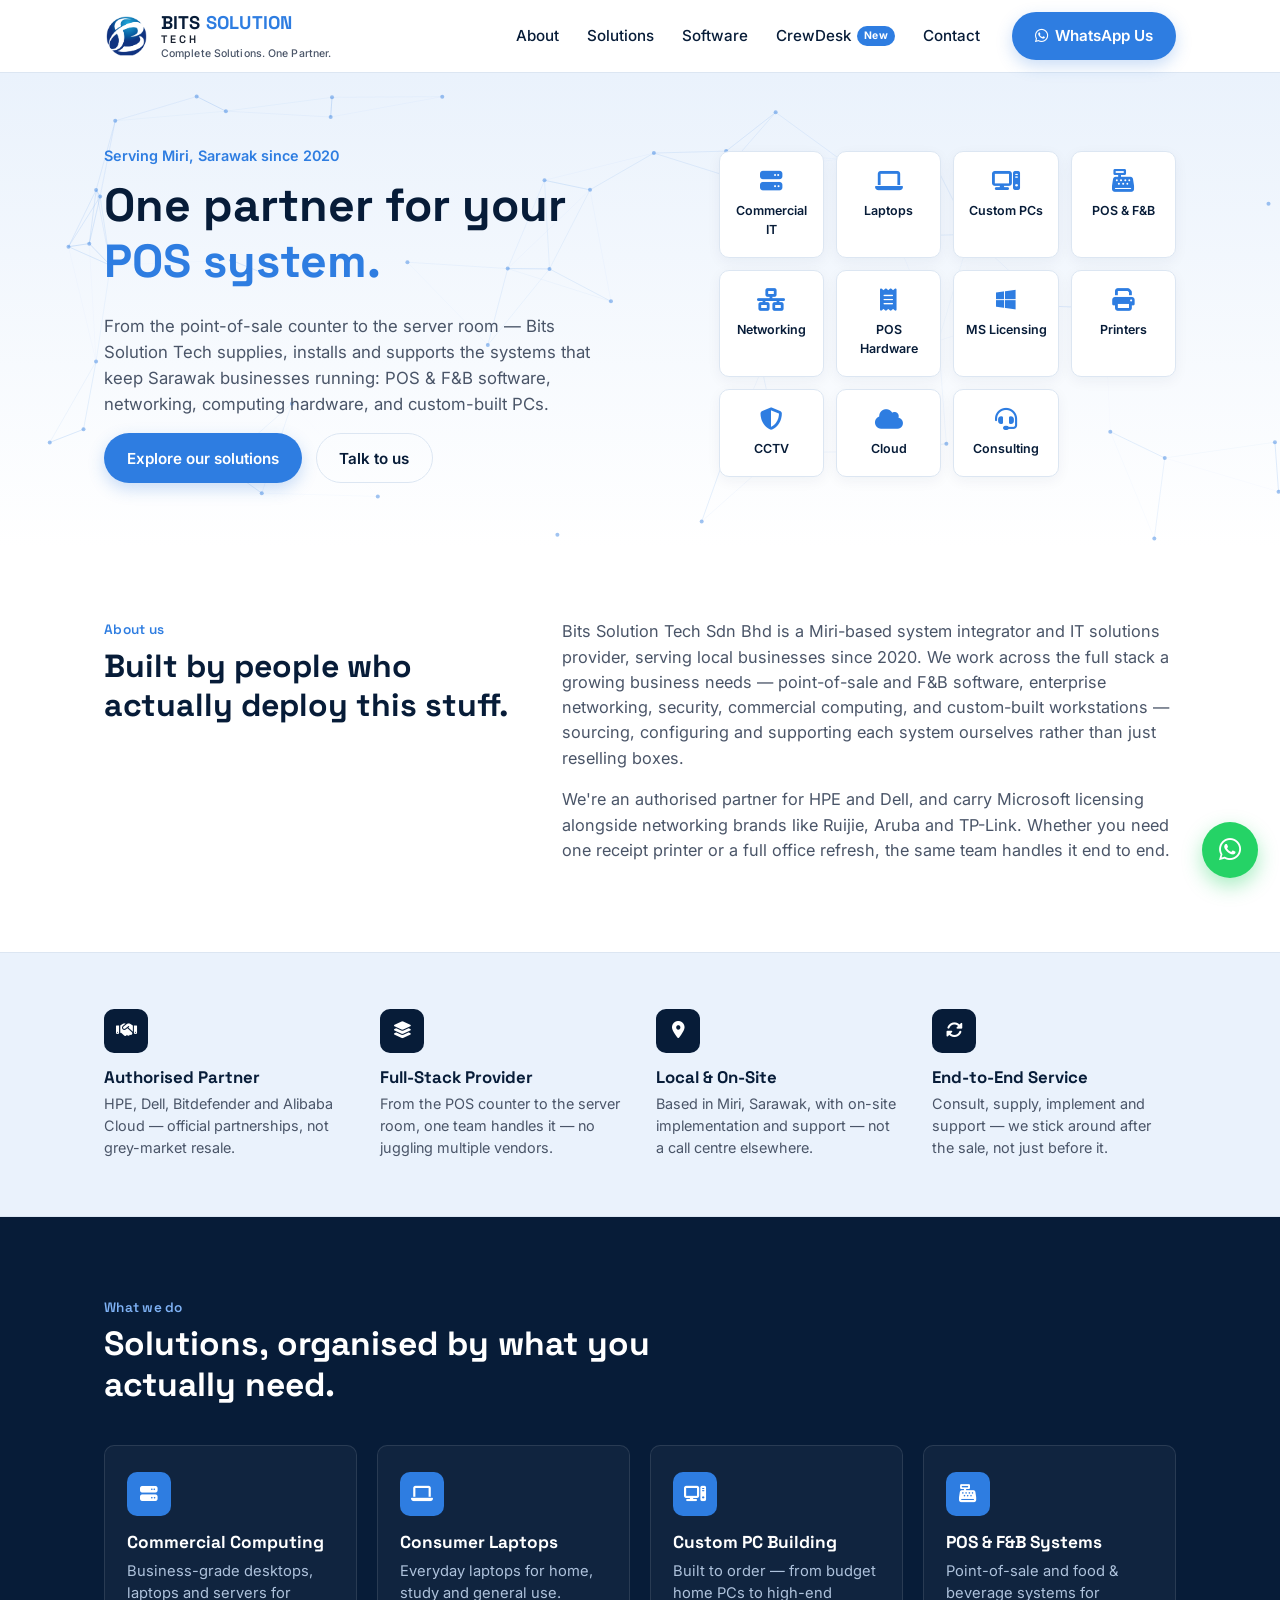
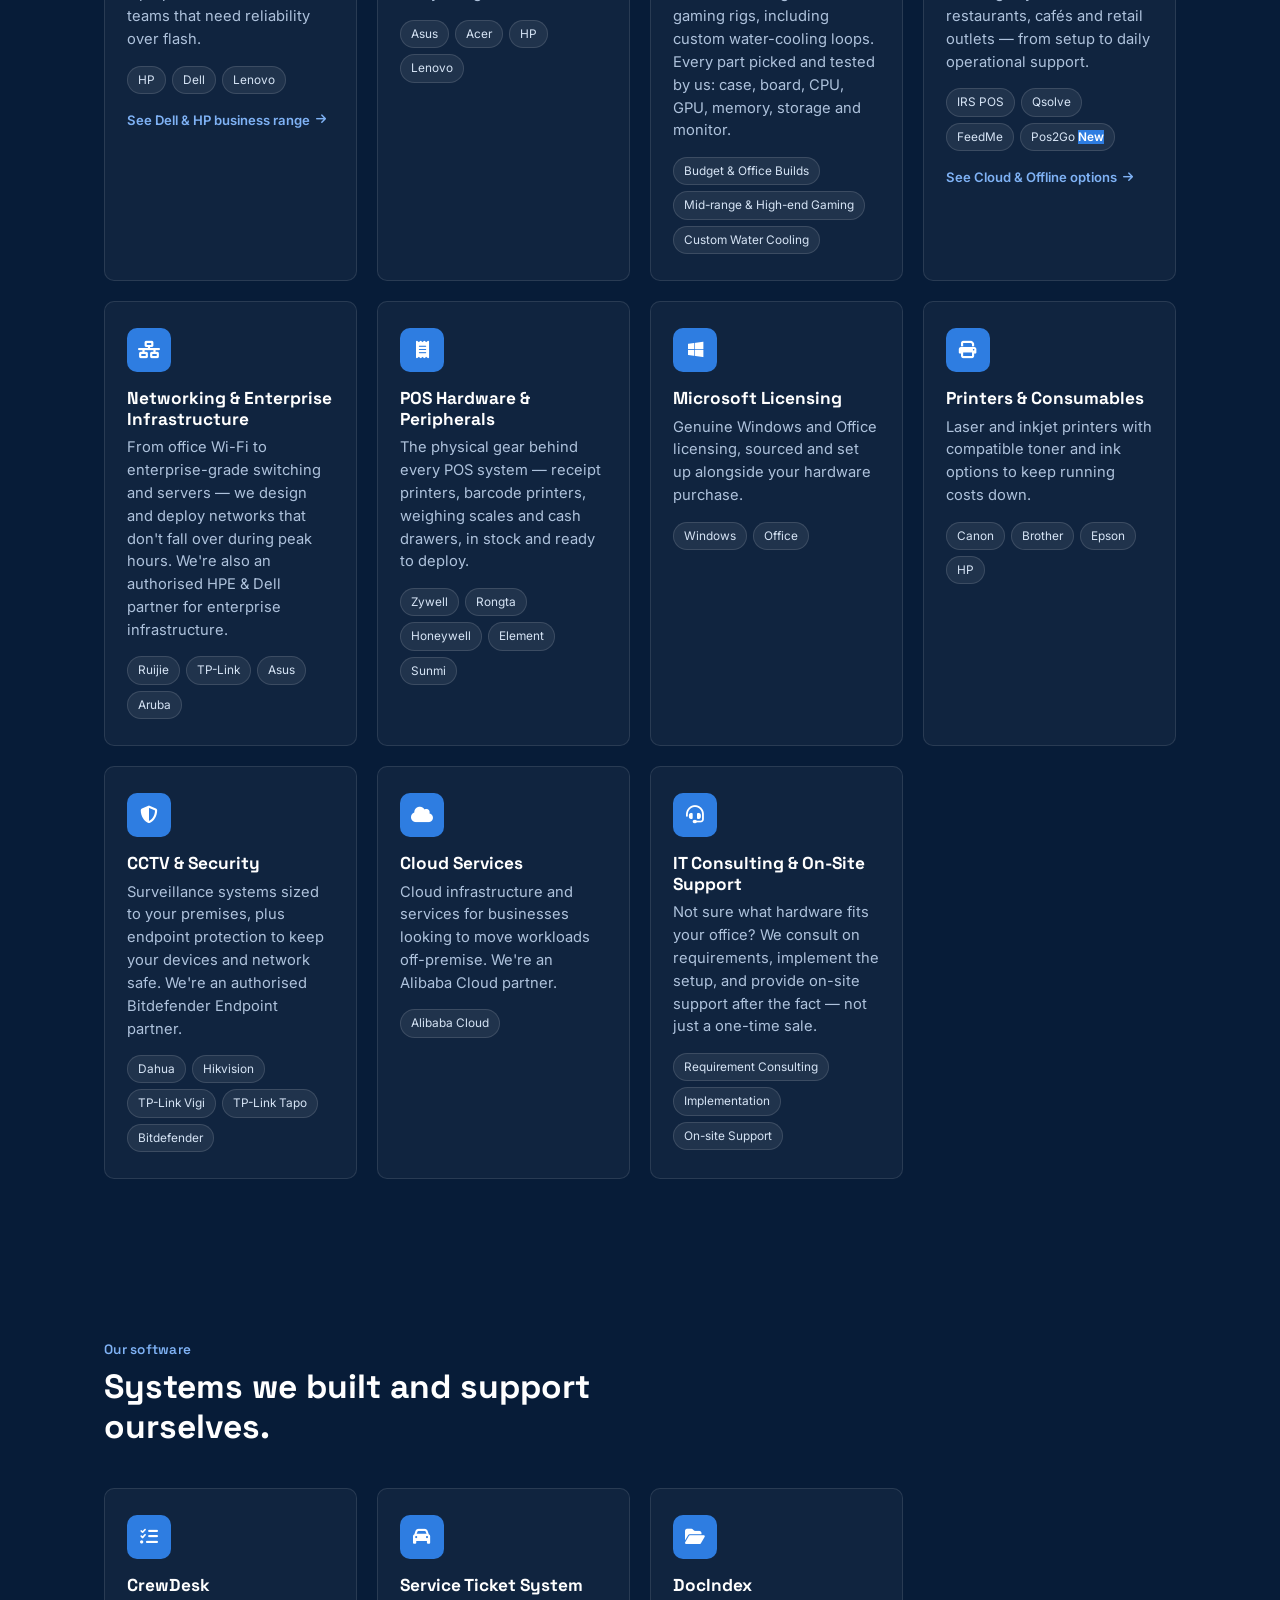
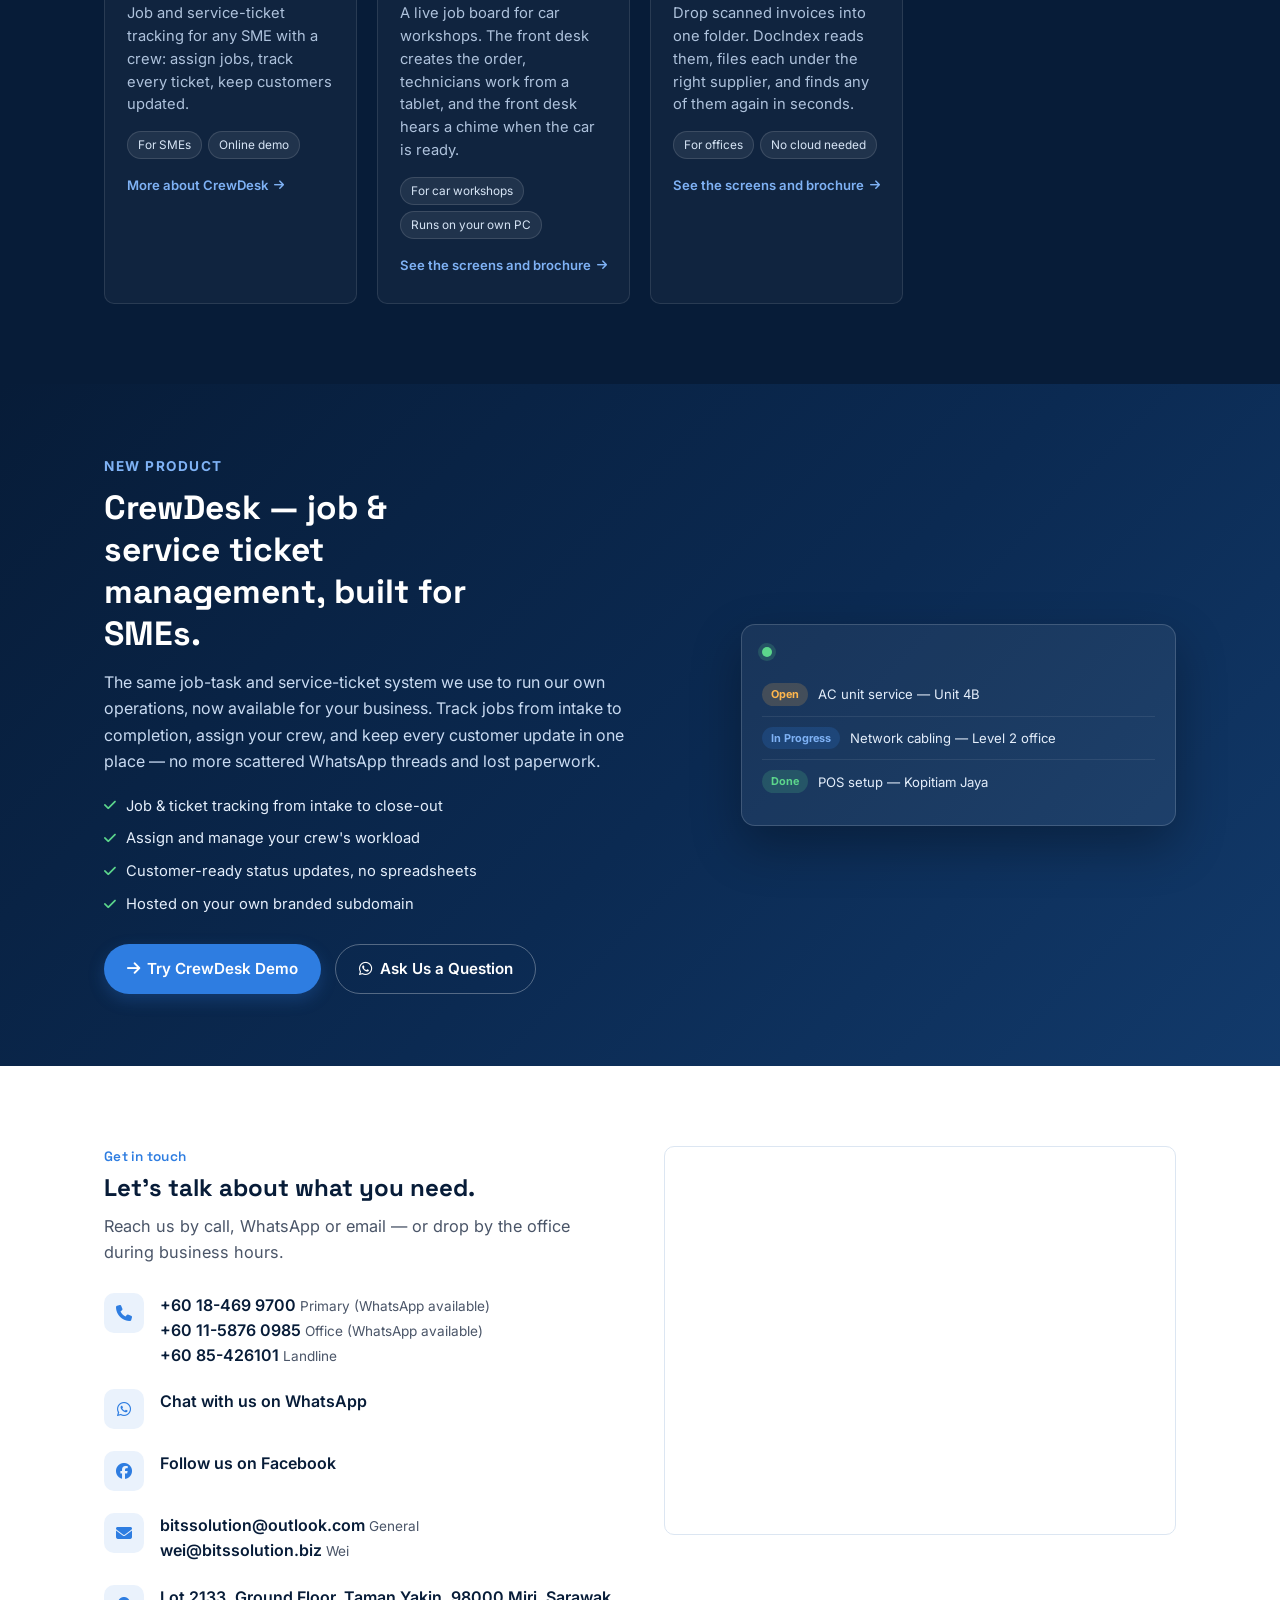
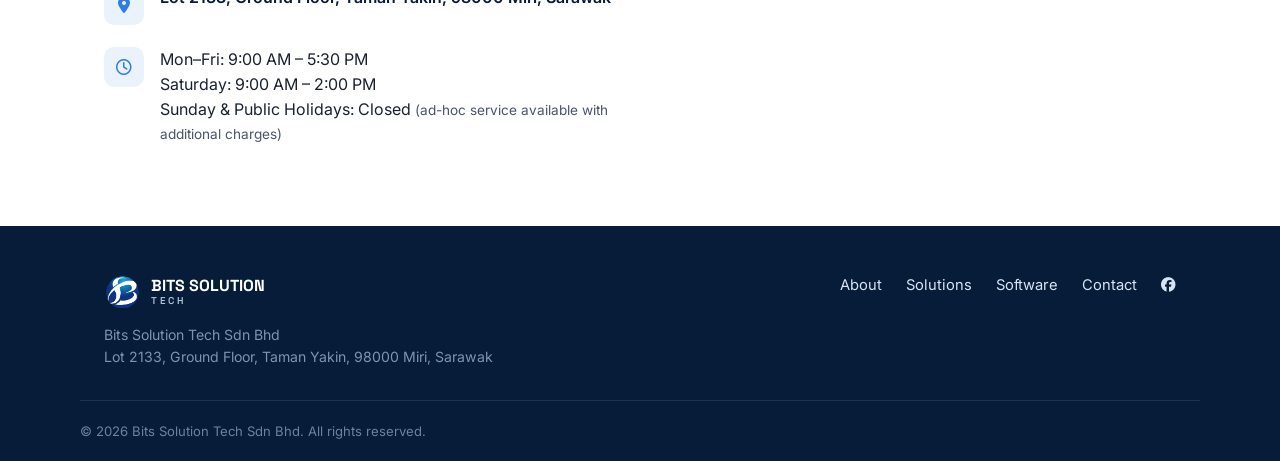
<file: index.html>
<!DOCTYPE html>
<html lang="en">
<head>
<meta charset="UTF-8">
<meta name="viewport" content="width=device-width, initial-scale=1.0">
<title>BITS SOLUTION — IT Solutions, POS Systems & Hardware in Miri, Sarawak</title>
<meta name="description" content="Bits Solution Tech Sdn Bhd — POS/F&B systems, networking, CCTV, commercial computing, custom PC builds and Microsoft licensing in Miri, Sarawak.">
<link rel="icon" type="image/png" href="images/favicon-32.png">
<link rel="icon" type="image/png" sizes="256x256" href="images/favicon-256.png">
<link rel="preconnect" href="https://fonts.googleapis.com">
<link href="https://fonts.googleapis.com/css2?family=Space+Grotesk:wght@500;600;700&family=Inter:wght@400;500;600;700&display=swap" rel="stylesheet">
<link rel="stylesheet" href="https://cdnjs.cloudflare.com/ajax/libs/font-awesome/6.5.1/css/all.min.css">
<link rel="stylesheet" href="css/style.css?v=10">
</head>
<body>

<header class="site-header" id="top">
  <div class="wrap header-inner">
    <a href="#top" class="brand">
      <img src="images/logo-icon.png" alt="" class="brand-icon">
      <span class="brand-text">
        <span class="brand-line1">BITS <span class="brand-accent">SOLUTION</span></span>
        <span class="brand-line2">TECH</span>
        <span class="brand-tagline">Complete Solutions. One Partner.</span>
      </span>
    </a>
    <nav class="main-nav" id="main-nav">
      <span class="nav-mobile-slogan">Complete Solutions. One Partner.</span>
      <a href="#about">About</a>
      <a href="#solutions">Solutions</a>
      <a href="#software">Software</a>
      <a href="#crewdesk" class="nav-highlight">CrewDesk <span class="nav-badge">New</span></a>
      <a href="#contact">Contact</a>
    </nav>
    <a class="btn btn-primary header-cta" href="https://wa.me/60184699700" target="_blank" rel="noopener">
      <i class="fa-brands fa-whatsapp"></i> WhatsApp Us
    </a>
    <button class="nav-toggle" id="nav-toggle" aria-label="Toggle menu" aria-expanded="false">
      <span></span><span></span><span></span>
    </button>
  </div>
</header>

<main>

  <!-- HERO -->
  <section class="hero">
    <canvas class="hero-net" id="hero-net" aria-hidden="true"></canvas>
    <div class="wrap hero-inner">
      <div class="hero-text">
        <p class="hero-kicker">Serving Miri, Sarawak since 2020</p>
        <h1 aria-label="One partner for your POS system, office Wi-Fi, CCTV, servers and business PCs.">One partner for your<br><span class="hero-rot" id="hero-rot" aria-hidden="true"><span class="in">POS system.</span><span>office Wi-Fi.</span><span>CCTV.</span><span>servers.</span><span>business PCs.</span></span></h1>
        <p class="hero-sub">From the point-of-sale counter to the server room — Bits Solution Tech supplies, installs and supports the systems that keep Sarawak businesses running: POS &amp; F&amp;B software, networking, computing hardware, and custom-built PCs.</p>
        <div class="hero-actions">
          <a href="#solutions" class="btn btn-primary">Explore our solutions</a>
          <a href="#contact" class="btn btn-ghost">Talk to us</a>
        </div>
      </div>
      <div class="hero-grid" aria-hidden="true">
        <div class="hg-item"><i class="fa-solid fa-server"></i><span>Commercial IT</span></div>
        <div class="hg-item"><i class="fa-solid fa-laptop"></i><span>Laptops</span></div>
        <div class="hg-item"><i class="fa-solid fa-computer"></i><span>Custom PCs</span></div>
        <div class="hg-item"><i class="fa-solid fa-cash-register"></i><span>POS &amp; F&amp;B</span></div>
        <div class="hg-item"><i class="fa-solid fa-network-wired"></i><span>Networking</span></div>
        <div class="hg-item"><i class="fa-solid fa-receipt"></i><span>POS Hardware</span></div>
        <div class="hg-item"><i class="fa-brands fa-windows"></i><span>MS Licensing</span></div>
        <div class="hg-item"><i class="fa-solid fa-print"></i><span>Printers</span></div>
        <div class="hg-item"><i class="fa-solid fa-shield-halved"></i><span>CCTV</span></div>
        <div class="hg-item"><i class="fa-solid fa-cloud"></i><span>Cloud</span></div>
        <div class="hg-item"><i class="fa-solid fa-headset"></i><span>Consulting</span></div>
      </div>
    </div>
  </section>

  <!-- ABOUT -->
  <section class="about reveal" id="about">
    <div class="wrap about-inner">
      <div class="about-label">
        <p class="section-kicker">About us</p>
        <h2>Built by people who actually deploy this stuff.</h2>
      </div>
      <div class="about-body">
        <p>Bits Solution Tech Sdn Bhd is a Miri-based system integrator and IT solutions provider, serving local businesses since 2020. We work across the full stack a growing business needs — point-of-sale and F&amp;B software, enterprise networking, security, commercial computing, and custom-built workstations — sourcing, configuring and supporting each system ourselves rather than just reselling boxes.</p>
        <p>We're an authorised partner for HPE and Dell, and carry Microsoft licensing alongside networking brands like Ruijie, Aruba and TP-Link. Whether you need one receipt printer or a full office refresh, the same team handles it end to end.</p>
      </div>
    </div>
  </section>

  <!-- WHY US -->
  <section class="why-us">
    <div class="wrap why-us-grid reveal-stagger">
      <div class="why-item">
        <div class="why-icon"><i class="fa-solid fa-handshake"></i></div>
        <h3>Authorised Partner</h3>
        <p>HPE, Dell, Bitdefender and Alibaba Cloud — official partnerships, not grey-market resale.</p>
      </div>
      <div class="why-item">
        <div class="why-icon"><i class="fa-solid fa-layer-group"></i></div>
        <h3>Full-Stack Provider</h3>
        <p>From the POS counter to the server room, one team handles it — no juggling multiple vendors.</p>
      </div>
      <div class="why-item">
        <div class="why-icon"><i class="fa-solid fa-location-dot"></i></div>
        <h3>Local &amp; On-Site</h3>
        <p>Based in Miri, Sarawak, with on-site implementation and support — not a call centre elsewhere.</p>
      </div>
      <div class="why-item">
        <div class="why-icon"><i class="fa-solid fa-rotate"></i></div>
        <h3>End-to-End Service</h3>
        <p>Consult, supply, implement and support — we stick around after the sale, not just before it.</p>
      </div>
    </div>
  </section>

  <!-- SOLUTIONS -->
  <section class="solutions" id="solutions">
    <div class="wrap">
      <p class="section-kicker">What we do</p>
      <h2 class="section-title reveal">Solutions, organised by what you actually need.</h2>

      <div class="solutions-grid reveal-stagger">

        <article class="sol-card" id="commercial-computing">
          <div class="sol-icon"><i class="fa-solid fa-server"></i></div>
          <h3>Commercial Computing</h3>
          <p>Business-grade desktops, laptops and servers for teams that need reliability over flash.</p>
          <ul class="sol-tags">
            <li>HP</li>
            <li>Dell</li>
            <li>Lenovo</li>
          </ul>
          <a href="solutions/business-computing.html" class="sol-more">See Dell &amp; HP business range <i class="fa-solid fa-arrow-right"></i></a>
        </article>

        <article class="sol-card" id="consumer-laptops">
          <div class="sol-icon"><i class="fa-solid fa-laptop"></i></div>
          <h3>Consumer Laptops</h3>
          <p>Everyday laptops for home, study and general use.</p>
          <ul class="sol-tags">
            <li>Asus</li>
            <li>Acer</li>
            <li>HP</li>
            <li>Lenovo</li>
          </ul>
        </article>

        <article class="sol-card" id="custom-pc">
          <div class="sol-icon"><i class="fa-solid fa-computer"></i></div>
          <h3>Custom PC Building</h3>
          <p>Built to order — from budget home PCs to high-end gaming rigs, including custom water-cooling loops. Every part picked and tested by us: case, board, CPU, GPU, memory, storage and monitor.</p>
          <ul class="sol-tags">
            <li>Budget &amp; Office Builds</li>
            <li>Mid-range &amp; High-end Gaming</li>
            <li>Custom Water Cooling</li>
          </ul>
        </article>

        <article class="sol-card" id="pos">
          <div class="sol-icon"><i class="fa-solid fa-cash-register"></i></div>
          <h3>POS &amp; F&amp;B Systems</h3>
          <p>Point-of-sale and food &amp; beverage systems for restaurants, cafés and retail outlets — from setup to daily operational support.</p>
          <ul class="sol-tags">
            <li>IRS POS</li>
            <li>Qsolve</li>
            <li>FeedMe</li>
            <li>Pos2Go <span class="tag-new">New</span></li>
          </ul>
          <a href="solutions/pos-fnb.html" class="sol-more">See Cloud &amp; Offline options <i class="fa-solid fa-arrow-right"></i></a>
        </article>

        <article class="sol-card" id="networking">
          <div class="sol-icon"><i class="fa-solid fa-network-wired"></i></div>
          <h3>Networking &amp; Enterprise Infrastructure</h3>
          <p>From office Wi-Fi to enterprise-grade switching and servers — we design and deploy networks that don't fall over during peak hours. We're also an authorised HPE &amp; Dell partner for enterprise infrastructure.</p>
          <ul class="sol-tags">
            <li>Ruijie</li>
            <li>TP-Link</li>
            <li>Asus</li>
            <li>Aruba</li>
          </ul>
        </article>

        <article class="sol-card" id="pos-hardware">
          <div class="sol-icon"><i class="fa-solid fa-receipt"></i></div>
          <h3>POS Hardware &amp; Peripherals</h3>
          <p>The physical gear behind every POS system — receipt printers, barcode printers, weighing scales and cash drawers, in stock and ready to deploy.</p>
          <ul class="sol-tags">
            <li>Zywell</li>
            <li>Rongta</li>
            <li>Honeywell</li>
            <li>Element</li>
            <li>Sunmi</li>
          </ul>
        </article>

        <article class="sol-card" id="licensing">
          <div class="sol-icon"><i class="fa-brands fa-windows"></i></div>
          <h3>Microsoft Licensing</h3>
          <p>Genuine Windows and Office licensing, sourced and set up alongside your hardware purchase.</p>
          <ul class="sol-tags">
            <li>Windows</li>
            <li>Office</li>
          </ul>
        </article>

        <article class="sol-card" id="printers">
          <div class="sol-icon"><i class="fa-solid fa-print"></i></div>
          <h3>Printers &amp; Consumables</h3>
          <p>Laser and inkjet printers with compatible toner and ink options to keep running costs down.</p>
          <ul class="sol-tags">
            <li>Canon</li>
            <li>Brother</li>
            <li>Epson</li>
            <li>HP</li>
          </ul>
        </article>

        <article class="sol-card" id="cctv">
          <div class="sol-icon"><i class="fa-solid fa-shield-halved"></i></div>
          <h3>CCTV &amp; Security</h3>
          <p>Surveillance systems sized to your premises, plus endpoint protection to keep your devices and network safe. We're an authorised Bitdefender Endpoint partner.</p>
          <ul class="sol-tags">
            <li>Dahua</li>
            <li>Hikvision</li>
            <li>TP-Link Vigi</li>
            <li>TP-Link Tapo</li>
            <li>Bitdefender</li>
          </ul>
        </article>

        <article class="sol-card" id="cloud">
          <div class="sol-icon"><i class="fa-solid fa-cloud"></i></div>
          <h3>Cloud Services</h3>
          <p>Cloud infrastructure and services for businesses looking to move workloads off-premise. We're an Alibaba Cloud partner.</p>
          <ul class="sol-tags">
            <li>Alibaba Cloud</li>
          </ul>
        </article>

        <article class="sol-card" id="consulting">
          <div class="sol-icon"><i class="fa-solid fa-headset"></i></div>
          <h3>IT Consulting &amp; On-Site Support</h3>
          <p>Not sure what hardware fits your office? We consult on requirements, implement the setup, and provide on-site support after the fact — not just a one-time sale.</p>
          <ul class="sol-tags">
            <li>Requirement Consulting</li>
            <li>Implementation</li>
            <li>On-site Support</li>
          </ul>
        </article>

      </div>
    </div>
  </section>

  <!-- SOFTWARE -->
  <section class="solutions" id="software">
    <div class="wrap">
      <p class="section-kicker">Our software</p>
      <h2 class="section-title reveal">Systems we built and support ourselves.</h2>

      <div class="solutions-grid reveal-stagger">

        <article class="sol-card">
          <div class="sol-icon"><i class="fa-solid fa-list-check"></i></div>
          <h3>CrewDesk</h3>
          <p>Job and service-ticket tracking for any SME with a crew: assign jobs, track every ticket, keep customers updated.</p>
          <ul class="sol-tags"><li>For SMEs</li><li>Online demo</li></ul>
          <a href="#crewdesk" class="sol-more">More about CrewDesk <i class="fa-solid fa-arrow-right"></i></a>
        </article>

        <article class="sol-card">
          <div class="sol-icon"><i class="fa-solid fa-car"></i></div>
          <h3>Service Ticket System</h3>
          <p>A live job board for car workshops. The front desk creates the order, technicians work from a tablet, and the front desk hears a chime when the car is ready.</p>
          <ul class="sol-tags"><li>For car workshops</li><li>Runs on your own PC</li></ul>
          <a href="software/service-ticket.html" class="sol-more">See the screens and brochure <i class="fa-solid fa-arrow-right"></i></a>
        </article>

        <article class="sol-card">
          <div class="sol-icon"><i class="fa-solid fa-folder-open"></i></div>
          <h3>DocIndex</h3>
          <p>Drop scanned invoices into one folder. DocIndex reads them, files each under the right supplier, and finds any of them again in seconds.</p>
          <ul class="sol-tags"><li>For offices</li><li>No cloud needed</li></ul>
          <a href="software/docindex.html" class="sol-more">See the screens and brochure <i class="fa-solid fa-arrow-right"></i></a>
        </article>

      </div>
    </div>
  </section>

  <!-- CREWDESK PROMO -->
  <section class="crewdesk-promo reveal" id="crewdesk">
    <div class="wrap crewdesk-inner">
      <div class="crewdesk-copy">
        <p class="cd-kicker">New Product</p>
        <h2>CrewDesk — job &amp; service ticket management, built for SMEs.</h2>
        <p class="cd-lead">The same job-task and service-ticket system we use to run our own operations, now available for your business. Track jobs from intake to completion, assign your crew, and keep every customer update in one place — no more scattered WhatsApp threads and lost paperwork.</p>
        <ul class="cd-features">
          <li><i class="fa-solid fa-check"></i> Job &amp; ticket tracking from intake to close-out</li>
          <li><i class="fa-solid fa-check"></i> Assign and manage your crew's workload</li>
          <li><i class="fa-solid fa-check"></i> Customer-ready status updates, no spreadsheets</li>
          <li><i class="fa-solid fa-check"></i> Hosted on your own branded subdomain</li>
        </ul>
        <div class="cd-actions">
          <a class="btn btn-primary" href="https://bitssolution.biz/try-crewdesk.html" target="_blank" rel="noopener">
            <i class="fa-solid fa-arrow-right"></i> Try CrewDesk Demo
          </a>
          <a class="btn btn-ghost" href="https://wa.me/60184699700" target="_blank" rel="noopener">
            <i class="fa-brands fa-whatsapp"></i> Ask Us a Question
          </a>
        </div>
      </div>
      <div class="crewdesk-visual">
        <div class="cd-card">
          <div class="cd-card-dot"></div>
          <div class="cd-card-row"><span class="cd-tag cd-tag-open">Open</span><span>AC unit service — Unit 4B</span></div>
          <div class="cd-card-row"><span class="cd-tag cd-tag-progress">In Progress</span><span>Network cabling — Level 2 office</span></div>
          <div class="cd-card-row"><span class="cd-tag cd-tag-done">Done</span><span>POS setup — Kopitiam Jaya</span></div>
        </div>
      </div>
    </div>
  </section>

  <!-- CONTACT -->
  <section class="contact" id="contact">
    <div class="wrap contact-inner">
      <div class="contact-info reveal">
        <p class="section-kicker">Get in touch</p>
        <h2>Let's talk about what you need.</h2>
        <p class="contact-lead">Reach us by call, WhatsApp or email — or drop by the office during business hours.</p>

        <ul class="contact-list">
          <li>
            <i class="fa-solid fa-phone"></i>
            <div>
              <a href="tel:+60184699700">+60 18-469 9700</a> <span class="contact-note">Primary (WhatsApp available)</span><br>
              <a href="tel:+60115876985">+60 11-5876 0985</a> <span class="contact-note">Office (WhatsApp available)</span><br>
              <a href="tel:+6085426101">+60 85-426101</a> <span class="contact-note">Landline</span>
            </div>
          </li>
          <li>
            <i class="fa-brands fa-whatsapp"></i>
            <div>
              <a href="https://wa.me/60184699700" target="_blank" rel="noopener">Chat with us on WhatsApp</a>
            </div>
          </li>
          <li>
            <i class="fa-brands fa-facebook"></i>
            <div>
              <a href="https://www.facebook.com/BITSSOLUTIONMYY" target="_blank" rel="noopener">Follow us on Facebook</a>
            </div>
          </li>
          <li>
            <i class="fa-solid fa-envelope"></i>
            <div>
              <a href="mailto:bitssolution@outlook.com">bitssolution@outlook.com</a> <span class="contact-note">General</span><br>
              <a href="mailto:wei@bitssolution.biz">wei@bitssolution.biz</a> <span class="contact-note">Wei</span>
            </div>
          </li>
          <li>
            <i class="fa-solid fa-location-dot"></i>
            <div>
              <a href="https://www.google.com/maps/place/Bits+Solution+Computer+Sales+%26+Services/@4.4146578,114.0041788,639m/data=!3m1!1e3!4m6!3m5!1s0x321f4fe4af2cd3b3:0xf2fb4d3bea64eb92!8m2!3d4.4143986!4d114.0051487!16s%2Fg%2F11kjz6zmyt" target="_blank" rel="noopener">
                Lot 2133, Ground Floor, Taman Yakin, 98000 Miri, Sarawak
              </a>
            </div>
          </li>
          <li>
            <i class="fa-regular fa-clock"></i>
            <div>
              Mon–Fri: 9:00 AM – 5:30 PM<br>
              Saturday: 9:00 AM – 2:00 PM<br>
              Sunday &amp; Public Holidays: Closed <span class="contact-note">(ad-hoc service available with additional charges)</span>
            </div>
          </li>
        </ul>
      </div>

      <div class="contact-map reveal">
        <iframe
          title="Bits Solution Tech location"
          src="https://maps.google.com/maps?q=Bits+Solution+Computer+Sales+%26+Services,4.4143986,114.0051487&ll=4.4143986,114.0051487&z=17&t=&output=embed"
          loading="lazy"
          referrerpolicy="no-referrer-when-downgrade">
        </iframe>
      </div>
    </div>
  </section>

</main>

<footer class="site-footer">
  <div class="wrap footer-inner">
    <div class="footer-brand">
      <div class="footer-lockup">
        <img src="images/logo-icon.png" alt="" class="footer-icon">
        <span class="footer-text">
          <span class="footer-line1">BITS SOLUTION</span>
          <span class="footer-line2">TECH</span>
        </span>
      </div>
      <p>Bits Solution Tech Sdn Bhd<br>Lot 2133, Ground Floor, Taman Yakin, 98000 Miri, Sarawak</p>
    </div>
    <div class="footer-links">
      <a href="#about">About</a>
      <a href="#solutions">Solutions</a>
      <a href="#software">Software</a>
      <a href="#contact">Contact</a>
      <a href="https://www.facebook.com/BITSSOLUTIONMYY" target="_blank" rel="noopener" aria-label="Facebook"><i class="fa-brands fa-facebook"></i></a>
    </div>
  </div>
  <div class="wrap footer-bottom">
    <p>&copy; <span id="year"></span> Bits Solution Tech Sdn Bhd. All rights reserved.</p>
  </div>
</footer>

<a href="https://wa.me/60184699700" target="_blank" rel="noopener" class="whatsapp-float" aria-label="Chat on WhatsApp">
  <i class="fa-brands fa-whatsapp"></i>
</a>

<script src="js/script.js?v=2"></script>
</body>
</html>
</file>
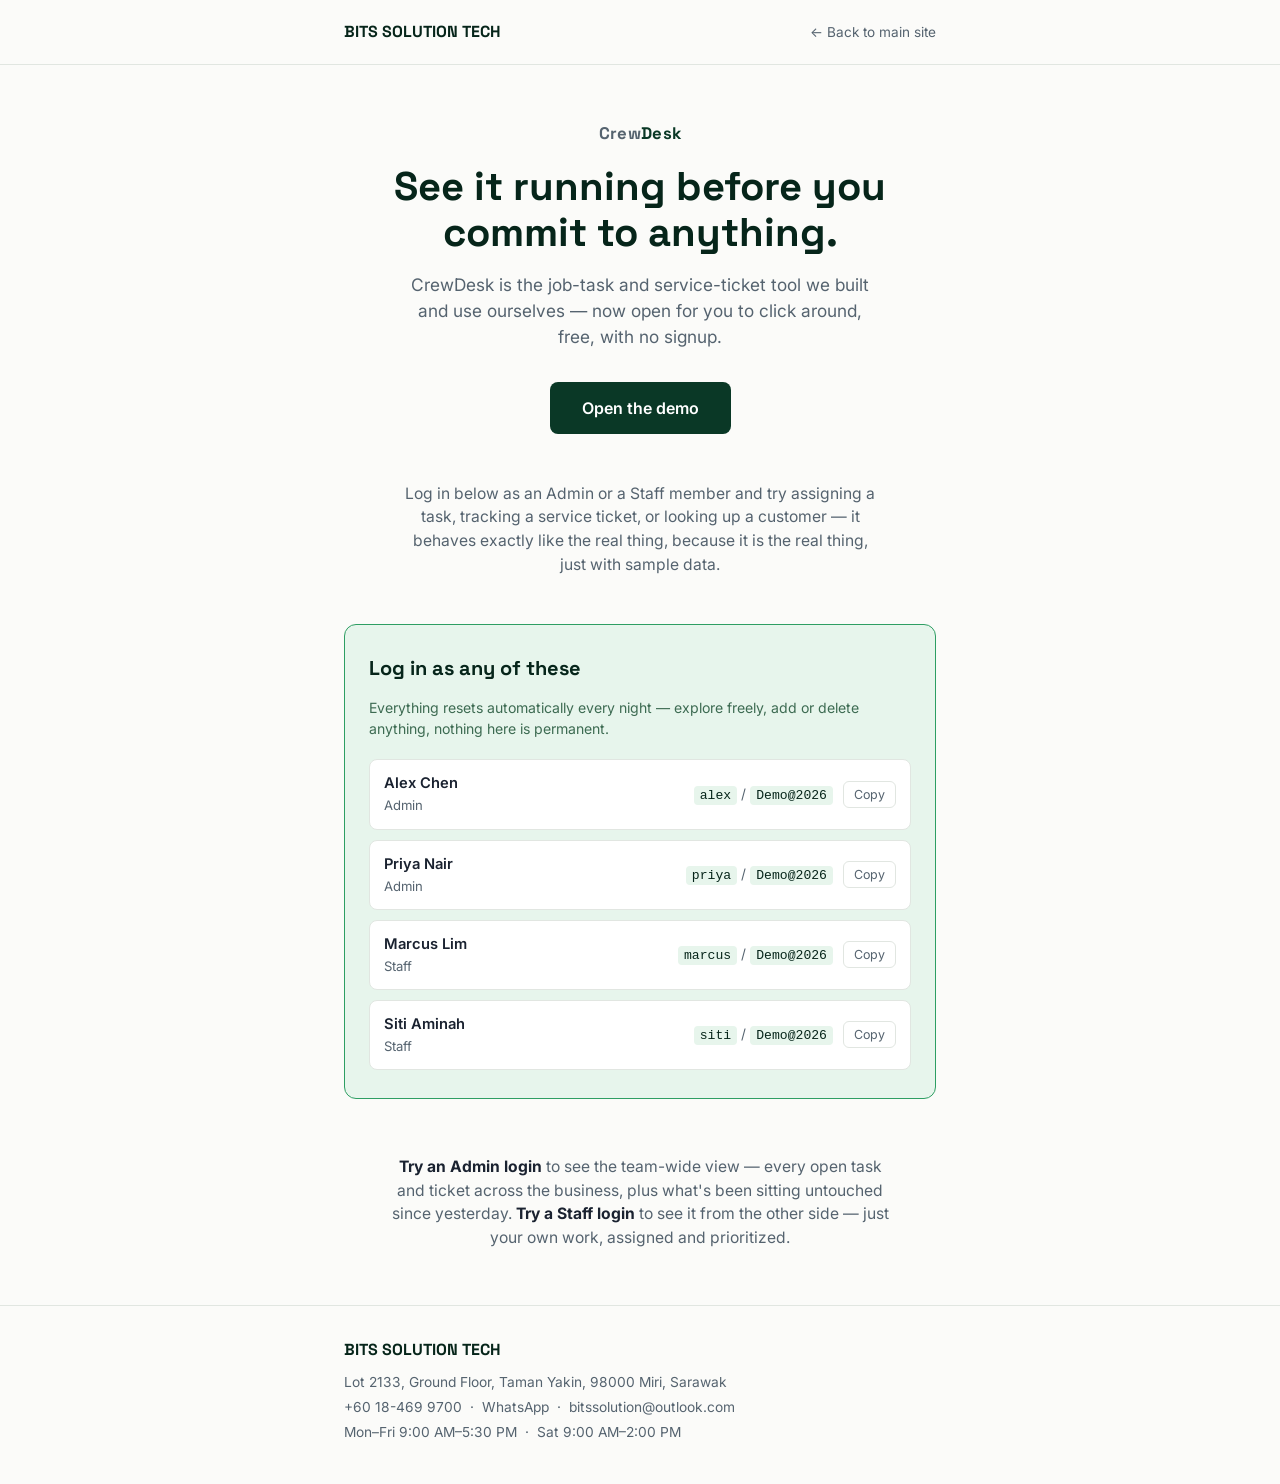
<file: try-crewdesk.html>
<!DOCTYPE html>
<html lang="en">
<head>
<meta charset="UTF-8">
<meta name="viewport" content="width=device-width, initial-scale=1.0">
<title>Try CrewDesk — Bits Solution Tech</title>
<meta name="description" content="Try CrewDesk, the job-task and service-ticket tool built by Bits Solution Tech — free live demo, no signup.">
<link href="https://fonts.googleapis.com/css2?family=Space+Grotesk:wght@600;700&family=Inter:wght@400;500;600;700&display=swap" rel="stylesheet">
<style>
  :root {
    --forest: #0A3826;
    --forest-deep: #06251A;
    --leaf: #2E9E63;
    --leaf-tint: #E7F5EC;
    --ink: #1A2230;
    --ink-soft: #55636F;
    --paper: #FBFBF9;
    --border: #E1E6E1;
    --font-display: 'Space Grotesk', sans-serif;
    --font-body: 'Inter', sans-serif;
  }
  * { box-sizing: border-box; }
  html, body { margin: 0; padding: 0; }
  body {
    font-family: var(--font-body);
    color: var(--ink);
    background: var(--paper);
    line-height: 1.5;
  }
  a { color: inherit; }
  .wrap { max-width: 640px; margin: 0 auto; padding: 0 24px; }

  /* ===== Top bar ===== */
  .topbar { padding: 20px 0; border-bottom: 1px solid var(--border); }
  .topbar .wrap { display: flex; align-items: center; justify-content: space-between; }
  .topbar .home-link {
    font-size: 0.85rem; color: var(--ink-soft); text-decoration: none;
  }
  .topbar .home-link:hover { color: var(--forest); }

  /* ===== Hero ===== */
  .hero { padding: 56px 0 40px; text-align: center; }
  .hero .brand {
    font-family: var(--font-display); font-weight: 700; font-size: 1.05rem;
    color: var(--ink-soft); letter-spacing: 0.02em; margin-bottom: 18px;
  }
  .hero .brand strong { color: var(--forest); }
  .hero h1 {
    font-family: var(--font-display); font-weight: 700; font-size: 2.5rem;
    line-height: 1.15; margin: 0 0 16px; color: var(--forest-deep);
  }
  .hero p.lede {
    font-size: 1.08rem; color: var(--ink-soft); max-width: 480px; margin: 0 auto 32px;
  }
  .cta-btn {
    display: inline-block; background: var(--forest); color: #fff;
    font-family: var(--font-body); font-weight: 600; font-size: 1rem;
    padding: 14px 32px; border-radius: 8px; text-decoration: none;
  }
  .cta-btn:hover { background: var(--forest-deep); }

  /* ===== Context strip ===== */
  .context { padding: 8px 0 48px; }
  .context p {
    font-size: 0.98rem; color: var(--ink-soft); max-width: 480px; margin: 0 auto; text-align: center;
  }

  /* ===== Try box ===== */
  .try-section { padding-bottom: 56px; }
  .try-card {
    background: var(--leaf-tint); border: 1px solid var(--leaf);
    border-radius: 12px; padding: 28px 24px;
  }
  .try-card h2 {
    font-family: var(--font-display); font-size: 1.25rem; color: var(--forest-deep);
    margin: 0 0 6px; font-weight: 700;
  }
  .try-card .note {
    font-size: 0.88rem; color: #3D6B52; margin-bottom: 20px;
  }
  .login-list { display: flex; flex-direction: column; gap: 10px; }
  .login-row {
    background: #fff; border: 1px solid var(--border); border-radius: 8px;
    padding: 12px 14px; display: flex; align-items: center; justify-content: space-between; gap: 12px;
  }
  .login-row .who { font-size: 0.92rem; }
  .login-row .who .name { font-weight: 600; color: var(--ink); }
  .login-row .who .role { color: var(--ink-soft); font-size: 0.82rem; }
  .login-row .creds { text-align: right; font-size: 0.86rem; color: var(--ink-soft); }
  .login-row .creds code {
    background: var(--leaf-tint); color: var(--forest-deep); padding: 2px 6px; border-radius: 4px;
    font-family: 'SF Mono', Consolas, monospace; font-size: 0.82rem;
  }
  .copy-btn {
    background: none; border: 1px solid var(--border); border-radius: 6px;
    padding: 5px 10px; font-size: 0.78rem; color: var(--ink-soft); cursor: pointer;
    font-family: var(--font-body); margin-left: 6px;
  }
  .copy-btn:hover { border-color: var(--leaf); color: var(--forest); }
  .copy-btn.copied { border-color: var(--leaf); color: var(--leaf); }

  /* ===== Feature line ===== */
  .features { padding-bottom: 56px; }
  .features p {
    font-size: 0.98rem; color: var(--ink-soft); text-align: center; max-width: 500px; margin: 0 auto;
  }
  .features p strong { color: var(--ink); }

  /* ===== Footer ===== */
  .site-footer { border-top: 1px solid var(--border); padding: 32px 0 40px; }
  .site-footer .company { font-family: var(--font-display); font-weight: 700; color: var(--forest-deep); margin-bottom: 8px; }
  .site-footer .details { font-size: 0.86rem; color: var(--ink-soft); line-height: 1.8; }
  .site-footer .details a { text-decoration: none; color: var(--ink-soft); }
  .site-footer .details a:hover { color: var(--forest); }

  @media (max-width: 480px) {
    .hero h1 { font-size: 2rem; }
    .login-row { flex-direction: column; align-items: flex-start; gap: 8px; }
    .login-row .creds { text-align: left; }
  }
</style>
</head>
<body>

<div class="topbar">
  <div class="wrap">
    <span style="font-family:var(--font-display); font-weight:700; color:var(--forest-deep);">BITS SOLUTION TECH</span>
    <a class="home-link" href="/">&larr; Back to main site</a>
  </div>
</div>

<div class="hero">
  <div class="wrap">
    <div class="brand">Crew<strong>Desk</strong></div>
    <h1>See it running before you commit to anything.</h1>
    <p class="lede">CrewDesk is the job-task and service-ticket tool we built and use ourselves — now open for you to click around, free, with no signup.</p>
    <a class="cta-btn" href="https://bitssolution.biz/crewdesk-demo/login.php">Open the demo</a>
  </div>
</div>

<div class="context">
  <div class="wrap">
    <p>Log in below as an Admin or a Staff member and try assigning a task, tracking a service ticket, or looking up a customer — it behaves exactly like the real thing, because it is the real thing, just with sample data.</p>
  </div>
</div>

<div class="try-section">
  <div class="wrap">
    <div class="try-card">
      <h2>Log in as any of these</h2>
      <p class="note">Everything resets automatically every night — explore freely, add or delete anything, nothing here is permanent.</p>
      <div class="login-list" id="login-list">
        <div class="login-row">
          <div class="who"><span class="name">Alex Chen</span><br><span class="role">Admin</span></div>
          <div class="creds"><code class="u">alex</code> / <code class="p">Demo@2026</code> <button class="copy-btn" data-user="alex" data-pass="Demo@2026">Copy</button></div>
        </div>
        <div class="login-row">
          <div class="who"><span class="name">Priya Nair</span><br><span class="role">Admin</span></div>
          <div class="creds"><code class="u">priya</code> / <code class="p">Demo@2026</code> <button class="copy-btn" data-user="priya" data-pass="Demo@2026">Copy</button></div>
        </div>
        <div class="login-row">
          <div class="who"><span class="name">Marcus Lim</span><br><span class="role">Staff</span></div>
          <div class="creds"><code class="u">marcus</code> / <code class="p">Demo@2026</code> <button class="copy-btn" data-user="marcus" data-pass="Demo@2026">Copy</button></div>
        </div>
        <div class="login-row">
          <div class="who"><span class="name">Siti Aminah</span><br><span class="role">Staff</span></div>
          <div class="creds"><code class="u">siti</code> / <code class="p">Demo@2026</code> <button class="copy-btn" data-user="siti" data-pass="Demo@2026">Copy</button></div>
        </div>
      </div>
    </div>
  </div>
</div>

<div class="features">
  <div class="wrap">
    <p><strong>Try an Admin login</strong> to see the team-wide view — every open task and ticket across the business, plus what's been sitting untouched since yesterday. <strong>Try a Staff login</strong> to see it from the other side — just your own work, assigned and prioritized.</p>
  </div>
</div>

<div class="site-footer">
  <div class="wrap">
    <div class="company">BITS SOLUTION TECH</div>
    <div class="details">
      Lot 2133, Ground Floor, Taman Yakin, 98000 Miri, Sarawak<br>
      <a href="tel:+60184699700">+60 18-469 9700</a> &nbsp;·&nbsp;
      <a href="https://wa.me/60184699700">WhatsApp</a> &nbsp;·&nbsp;
      <a href="mailto:bitssolution@outlook.com">bitssolution@outlook.com</a><br>
      Mon–Fri 9:00 AM–5:30 PM &nbsp;·&nbsp; Sat 9:00 AM–2:00 PM
    </div>
  </div>
</div>

<script>
document.querySelectorAll('.copy-btn').forEach(function (btn) {
  btn.addEventListener('click', function () {
    var text = btn.dataset.user + ' / ' + btn.dataset.pass;
    navigator.clipboard.writeText(text).then(function () {
      var original = btn.textContent;
      btn.textContent = 'Copied';
      btn.classList.add('copied');
      setTimeout(function () {
        btn.textContent = original;
        btn.classList.remove('copied');
      }, 1500);
    });
  });
});
</script>

</body>
</html>
</file>
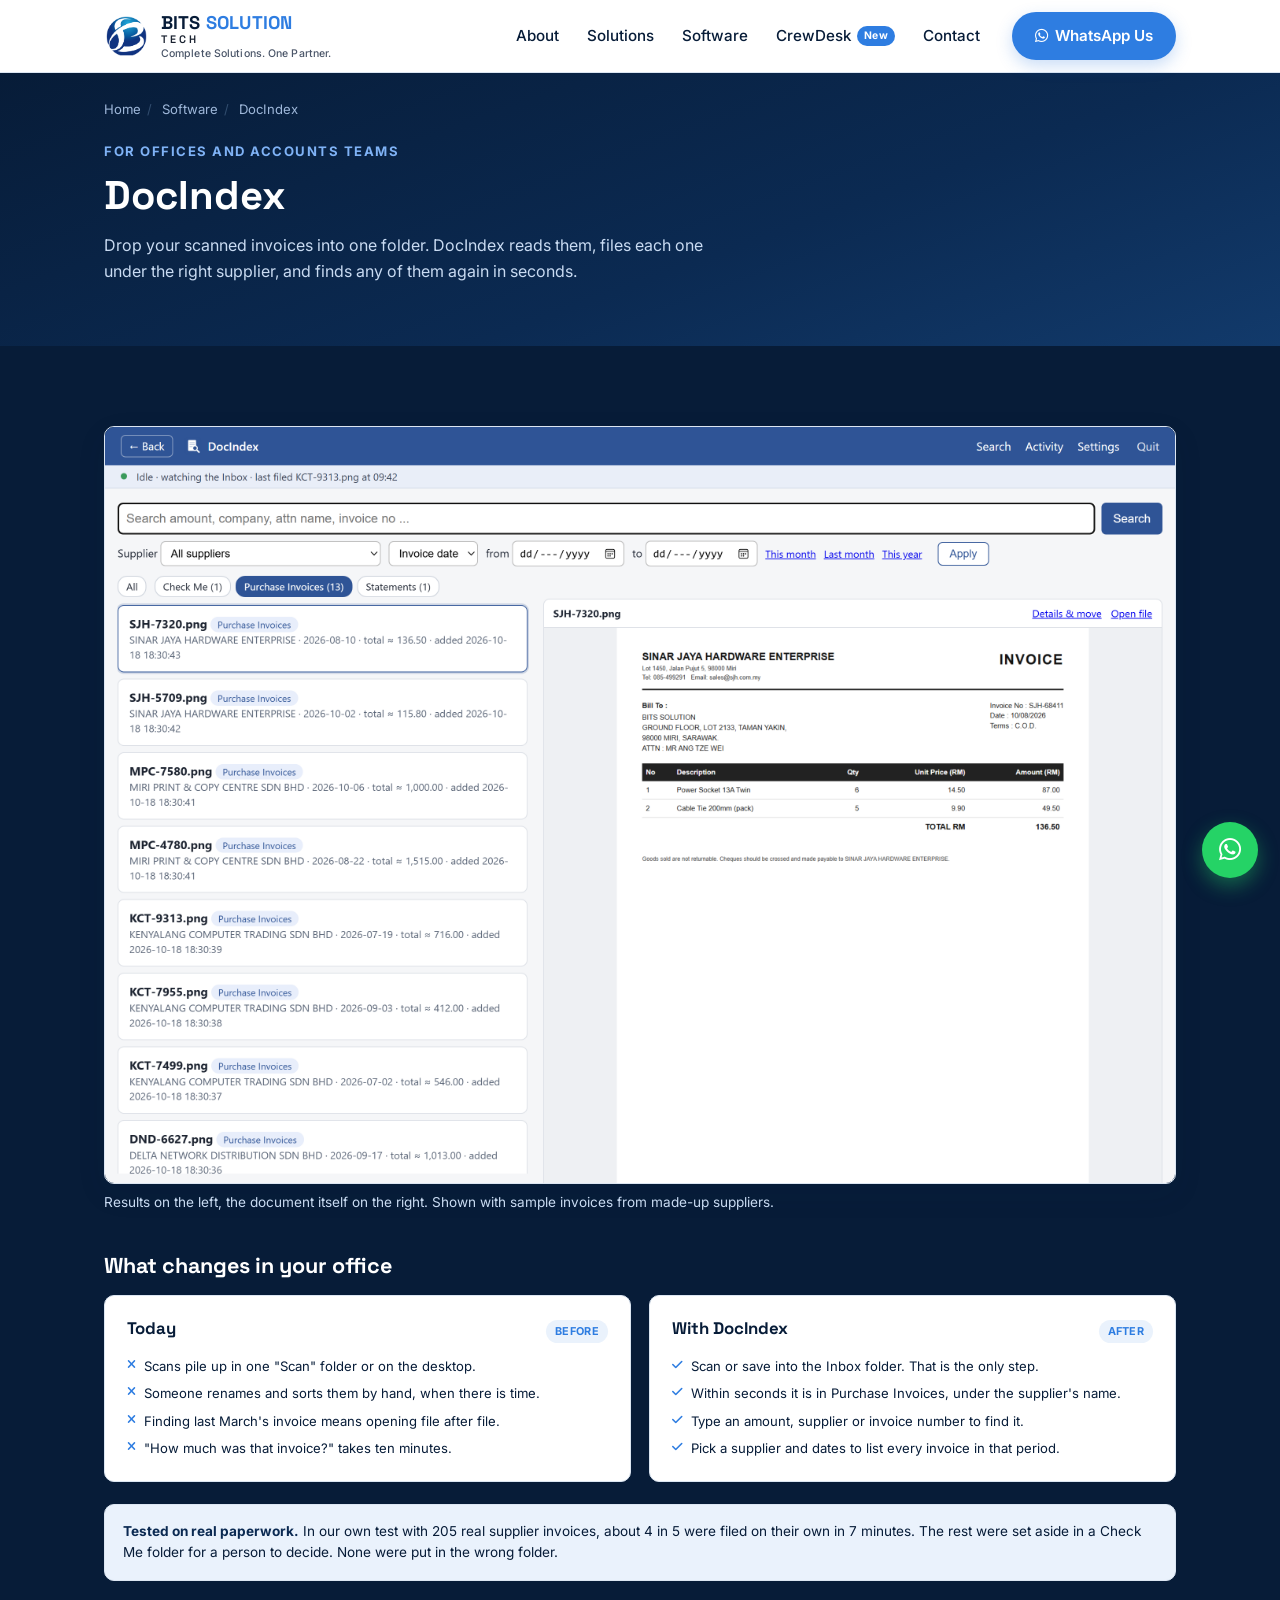
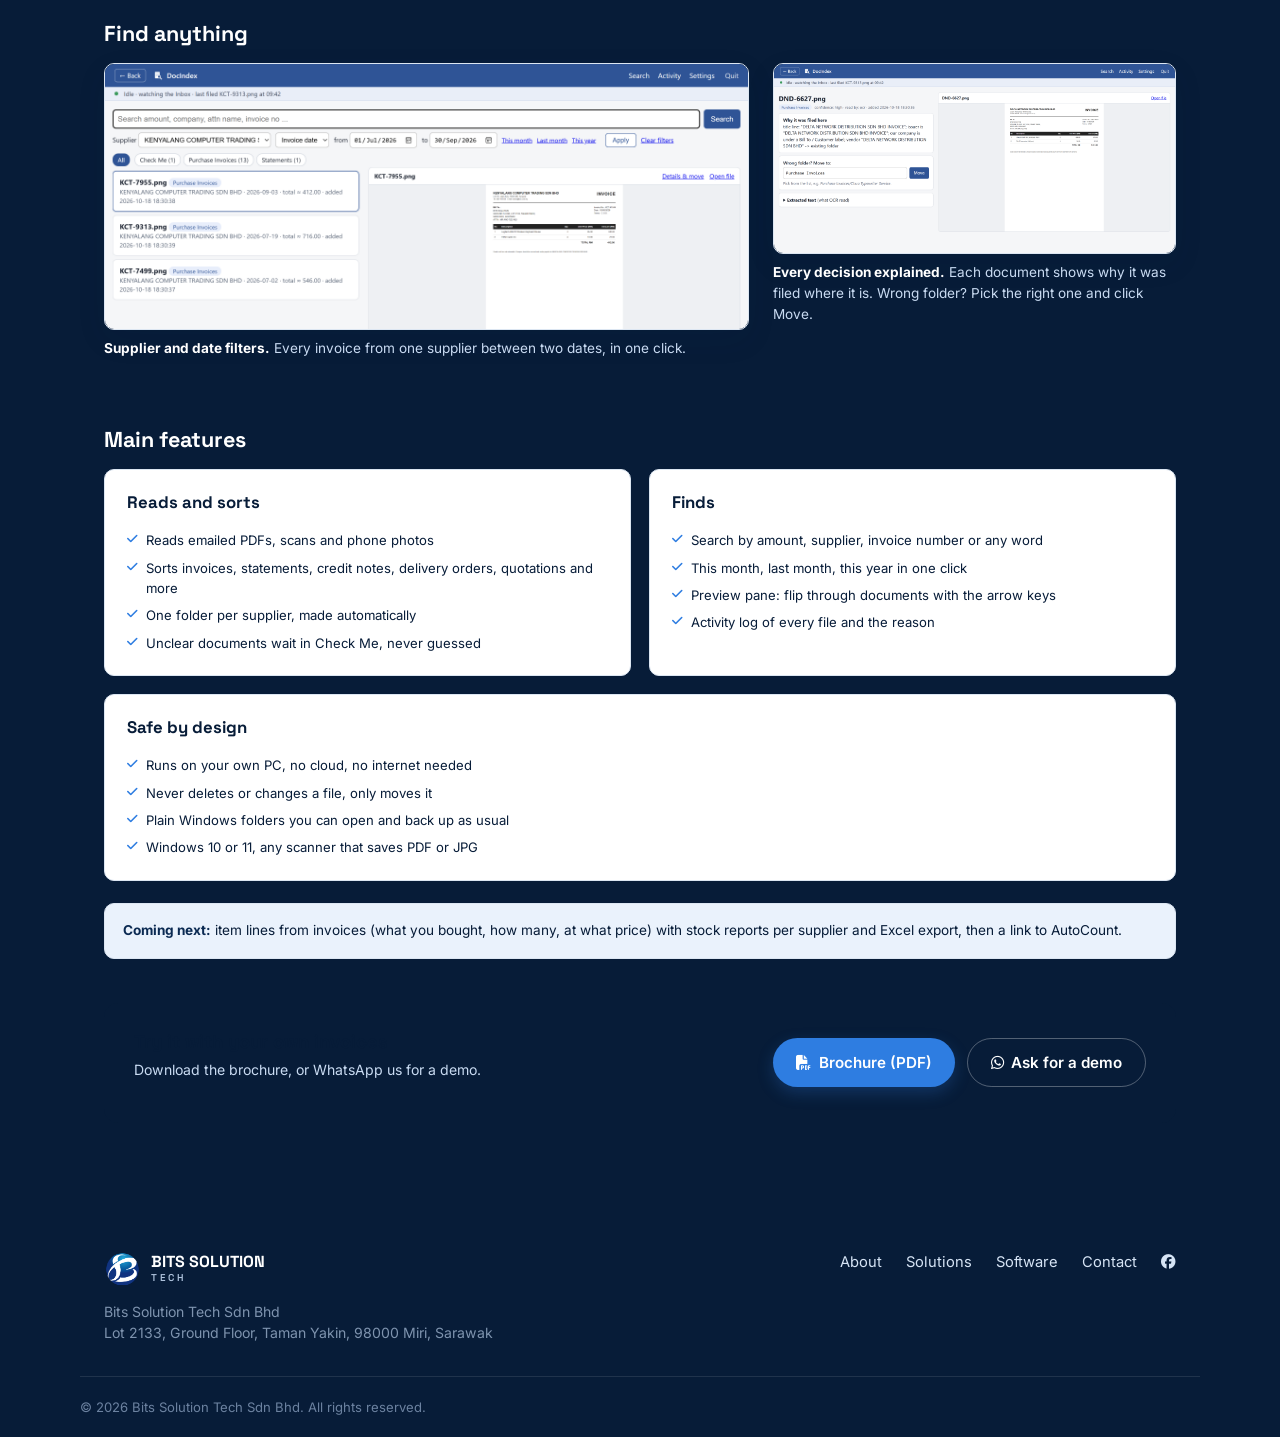
<file: software/docindex.html>
<!DOCTYPE html>
<html lang="en">
<head>
<meta charset="UTF-8">
<meta name="viewport" content="width=device-width, initial-scale=1.0">
<title>DocIndex: Invoice Scanning and Auto-Filing | BITS SOLUTION TECH</title>
<meta name="description" content="DocIndex reads your scanned invoices, files each one under the right supplier, and finds any of them again in seconds. Runs on your own PC, no cloud. Made in Miri, Sarawak.">
<link rel="icon" type="image/png" href="../images/favicon-32.png">
<link rel="icon" type="image/png" sizes="256x256" href="../images/favicon-256.png">
<link rel="preconnect" href="https://fonts.googleapis.com">
<link href="https://fonts.googleapis.com/css2?family=Space+Grotesk:wght@500;600;700&family=Inter:wght@400;500;600;700&display=swap" rel="stylesheet">
<link rel="stylesheet" href="https://cdnjs.cloudflare.com/ajax/libs/font-awesome/6.5.1/css/all.min.css">
<link rel="stylesheet" href="../css/style.css?v=10">
</head>
<body>

<header class="site-header" id="top">
  <div class="wrap header-inner">
    <a href="../index.html" class="brand">
      <img src="../images/logo-icon.png" alt="" class="brand-icon">
      <span class="brand-text">
        <span class="brand-line1">BITS <span class="brand-accent">SOLUTION</span></span>
        <span class="brand-line2">TECH</span>
        <span class="brand-tagline">Complete Solutions. One Partner.</span>
      </span>
    </a>
    <nav class="main-nav" id="main-nav">
      <span class="nav-mobile-slogan">Complete Solutions. One Partner.</span>
      <a href="../index.html#about">About</a>
      <a href="../index.html#solutions">Solutions</a>
      <a href="../index.html#software">Software</a>
      <a href="../index.html#crewdesk" class="nav-highlight">CrewDesk <span class="nav-badge">New</span></a>
      <a href="../index.html#contact">Contact</a>
    </nav>
    <a class="btn btn-primary header-cta" href="https://wa.me/60184699700" target="_blank" rel="noopener">
      <i class="fa-brands fa-whatsapp"></i> WhatsApp Us
    </a>
    <button class="nav-toggle" id="nav-toggle" aria-label="Toggle menu" aria-expanded="false">
      <span></span><span></span><span></span>
    </button>
  </div>
</header>

<main>

  <section class="subpage-hero">
    <div class="wrap">
      <p class="breadcrumb">
        <a href="../index.html">Home</a><span class="sep">/</span>
        <a href="../index.html#software">Software</a><span class="sep">/</span>
        DocIndex
      </p>
      <p class="subpage-kicker">For offices and accounts teams</p>
      <h1>DocIndex</h1>
      <p class="subpage-lead">Drop your scanned invoices into one folder. DocIndex reads them, files each one under the right supplier, and finds any of them again in seconds.</p>
    </div>
  </section>

  <section class="solutions">
    <div class="wrap">

      <figure class="product-shot">
        <img src="../images/products/di-search.png" alt="DocIndex search window with a list of invoices on the left and a preview on the right" loading="lazy">
        <figcaption>Results on the left, the document itself on the right. Shown with sample invoices from made-up suppliers.</figcaption>
      </figure>

      <h2 class="product-section-title">What changes in your office</h2>
      <div class="product-cards">
        <article class="product-card">
          <div class="product-card-top"><h3>Today</h3><span class="product-badge">Before</span></div>
          <ul class="product-features">
            <li><i class="fa-solid fa-xmark"></i> Scans pile up in one "Scan" folder or on the desktop.</li>
            <li><i class="fa-solid fa-xmark"></i> Someone renames and sorts them by hand, when there is time.</li>
            <li><i class="fa-solid fa-xmark"></i> Finding last March's invoice means opening file after file.</li>
            <li><i class="fa-solid fa-xmark"></i> "How much was that invoice?" takes ten minutes.</li>
          </ul>
        </article>
        <article class="product-card">
          <div class="product-card-top"><h3>With DocIndex</h3><span class="product-badge">After</span></div>
          <ul class="product-features">
            <li><i class="fa-solid fa-check"></i> Scan or save into the Inbox folder. That is the only step.</li>
            <li><i class="fa-solid fa-check"></i> Within seconds it is in Purchase Invoices, under the supplier's name.</li>
            <li><i class="fa-solid fa-check"></i> Type an amount, supplier or invoice number to find it.</li>
            <li><i class="fa-solid fa-check"></i> Pick a supplier and dates to list every invoice in that period.</li>
          </ul>
        </article>
      </div>

      <div class="deploy-note">
        <strong>Tested on real paperwork.</strong> In our own test with 205 real supplier invoices, about 4 in 5 were filed on their own in 7 minutes. The rest were set aside in a Check Me folder for a person to decide. None were put in the wrong folder.
      </div>

      <h2 class="product-section-title">Find anything</h2>
      <div class="shot-grid">
        <figure class="product-shot">
          <img src="../images/products/di-filters.png" alt="DocIndex filtered by one supplier and a date range" loading="lazy">
          <figcaption><b>Supplier and date filters.</b> Every invoice from one supplier between two dates, in one click.</figcaption>
        </figure>
        <figure class="product-shot">
          <img src="../images/products/di-document.png" alt="DocIndex document details showing why it was filed there" loading="lazy">
          <figcaption><b>Every decision explained.</b> Each document shows why it was filed where it is. Wrong folder? Pick the right one and click Move.</figcaption>
        </figure>
      </div>

      <h2 class="product-section-title">Main features</h2>
      <div class="product-cards">
        <article class="product-card">
          <div class="product-card-top"><h3>Reads and sorts</h3></div>
          <ul class="product-features">
            <li><i class="fa-solid fa-check"></i> Reads emailed PDFs, scans and phone photos</li>
            <li><i class="fa-solid fa-check"></i> Sorts invoices, statements, credit notes, delivery orders, quotations and more</li>
            <li><i class="fa-solid fa-check"></i> One folder per supplier, made automatically</li>
            <li><i class="fa-solid fa-check"></i> Unclear documents wait in Check Me, never guessed</li>
          </ul>
        </article>
        <article class="product-card">
          <div class="product-card-top"><h3>Finds</h3></div>
          <ul class="product-features">
            <li><i class="fa-solid fa-check"></i> Search by amount, supplier, invoice number or any word</li>
            <li><i class="fa-solid fa-check"></i> This month, last month, this year in one click</li>
            <li><i class="fa-solid fa-check"></i> Preview pane: flip through documents with the arrow keys</li>
            <li><i class="fa-solid fa-check"></i> Activity log of every file and the reason</li>
          </ul>
        </article>
        <article class="product-card">
          <div class="product-card-top"><h3>Safe by design</h3></div>
          <ul class="product-features">
            <li><i class="fa-solid fa-check"></i> Runs on your own PC, no cloud, no internet needed</li>
            <li><i class="fa-solid fa-check"></i> Never deletes or changes a file, only moves it</li>
            <li><i class="fa-solid fa-check"></i> Plain Windows folders you can open and back up as usual</li>
            <li><i class="fa-solid fa-check"></i> Windows 10 or 11, any scanner that saves PDF or JPG</li>
          </ul>
        </article>
      </div>

      <div class="deploy-note">
        <strong>Coming next:</strong> item lines from invoices (what you bought, how many, at what price) with stock reports per supplier and Excel export, then a link to AutoCount.
      </div>

      <div class="subpage-cta">
        <div>
          <h3>Try it with your own invoices</h3>
          <p>Download the brochure, or WhatsApp us for a demo.</p>
        </div>
        <div class="cta-actions">
          <a class="btn btn-primary brochure-btn" href="../downloads/docindex-brochure.pdf" target="_blank" rel="noopener">
            <i class="fa-solid fa-file-pdf"></i> Brochure (PDF)
          </a>
          <a class="btn btn-ghost" style="color:#fff;border-color:rgba(255,255,255,.3);" href="https://wa.me/60184699700" target="_blank" rel="noopener">
            <i class="fa-brands fa-whatsapp"></i> Ask for a demo
          </a>
        </div>
      </div>

    </div>
  </section>


</main>

<footer class="site-footer">
  <div class="wrap footer-inner">
    <div class="footer-brand">
      <div class="footer-lockup">
        <img src="../images/logo-icon.png" alt="" class="footer-icon">
        <span class="footer-text">
          <span class="footer-line1">BITS SOLUTION</span>
          <span class="footer-line2">TECH</span>
        </span>
      </div>
      <p>Bits Solution Tech Sdn Bhd<br>Lot 2133, Ground Floor, Taman Yakin, 98000 Miri, Sarawak</p>
    </div>
    <div class="footer-links">
      <a href="../index.html#about">About</a>
      <a href="../index.html#solutions">Solutions</a>
      <a href="../index.html#software">Software</a>
      <a href="../index.html#contact">Contact</a>
      <a href="https://www.facebook.com/BITSSOLUTIONMYY" target="_blank" rel="noopener" aria-label="Facebook"><i class="fa-brands fa-facebook"></i></a>
    </div>
  </div>
  <div class="wrap footer-bottom">
    <p>&copy; <span id="year"></span> Bits Solution Tech Sdn Bhd. All rights reserved.</p>
  </div>
</footer>

<a href="https://wa.me/60184699700" target="_blank" rel="noopener" class="whatsapp-float" aria-label="Chat on WhatsApp">
  <i class="fa-brands fa-whatsapp"></i>
</a>

<script src="../js/script.js?v=2"></script>
</body>
</html>
</file>
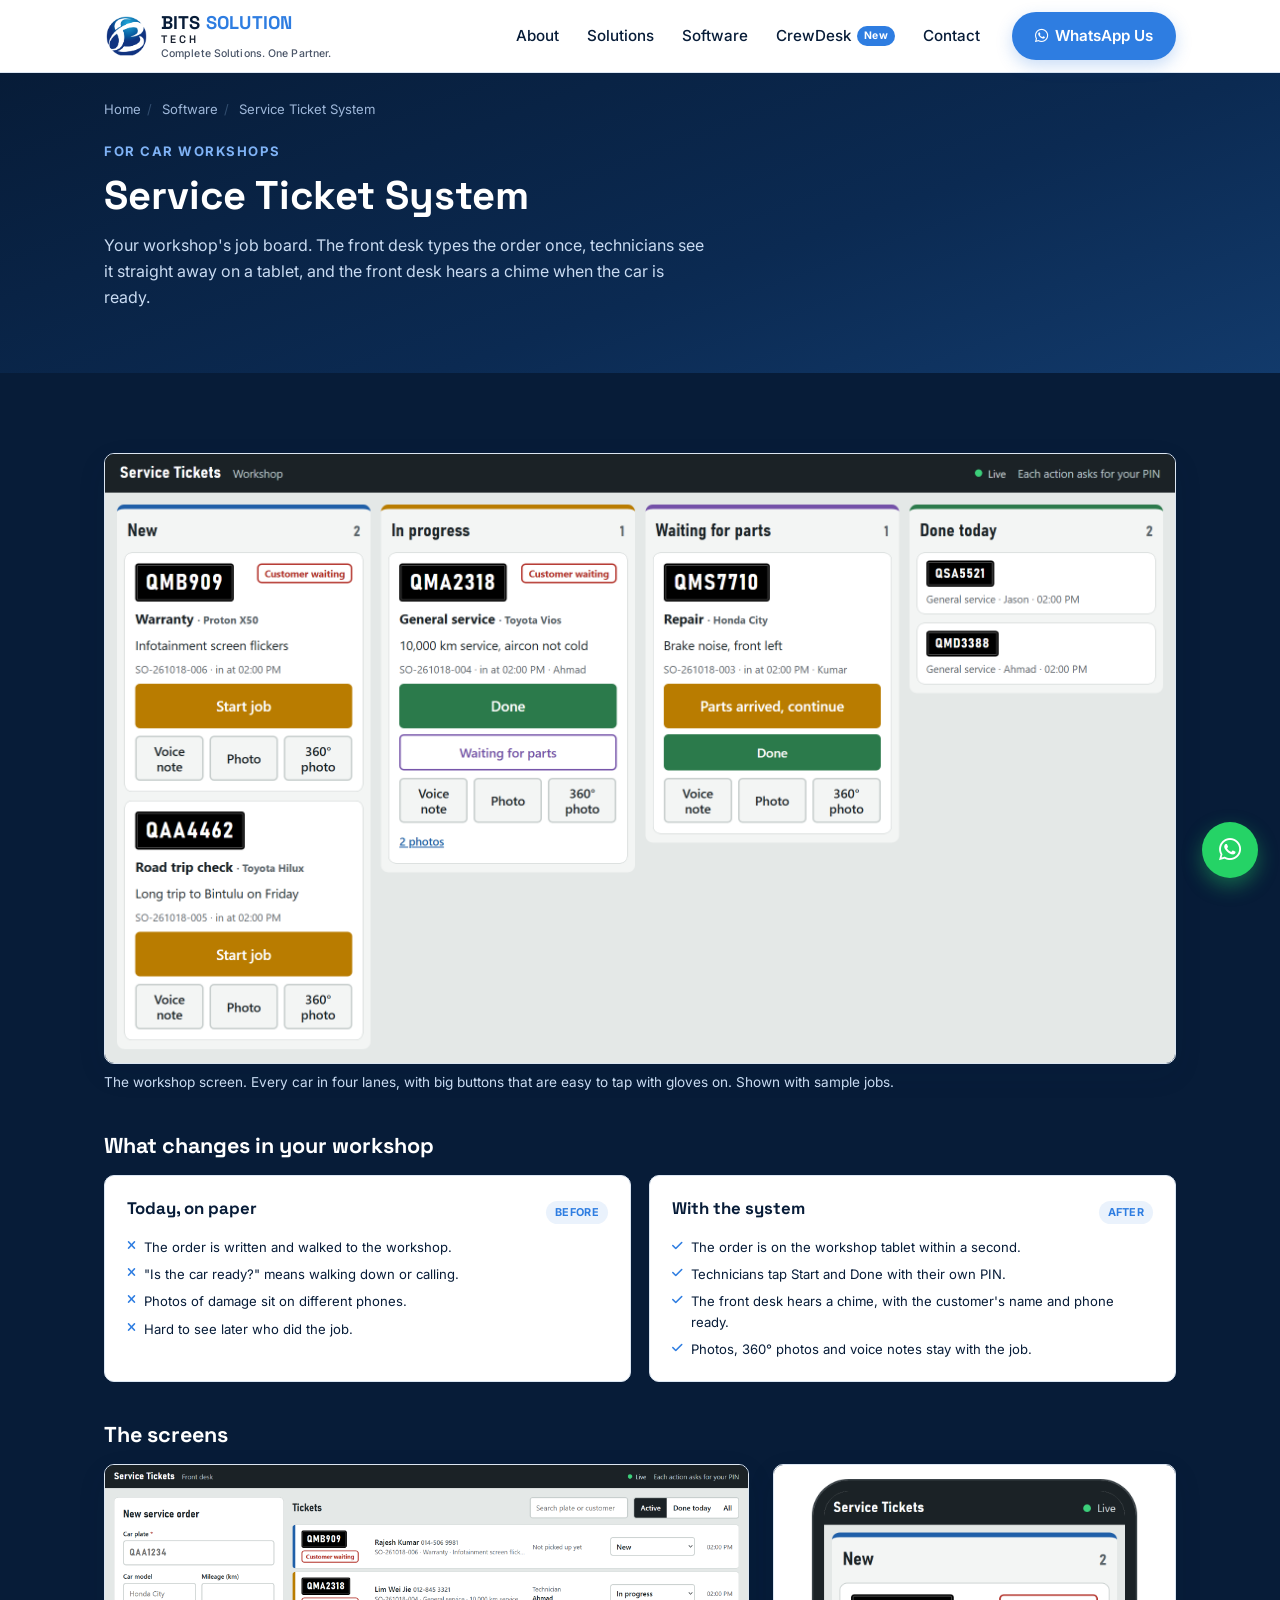
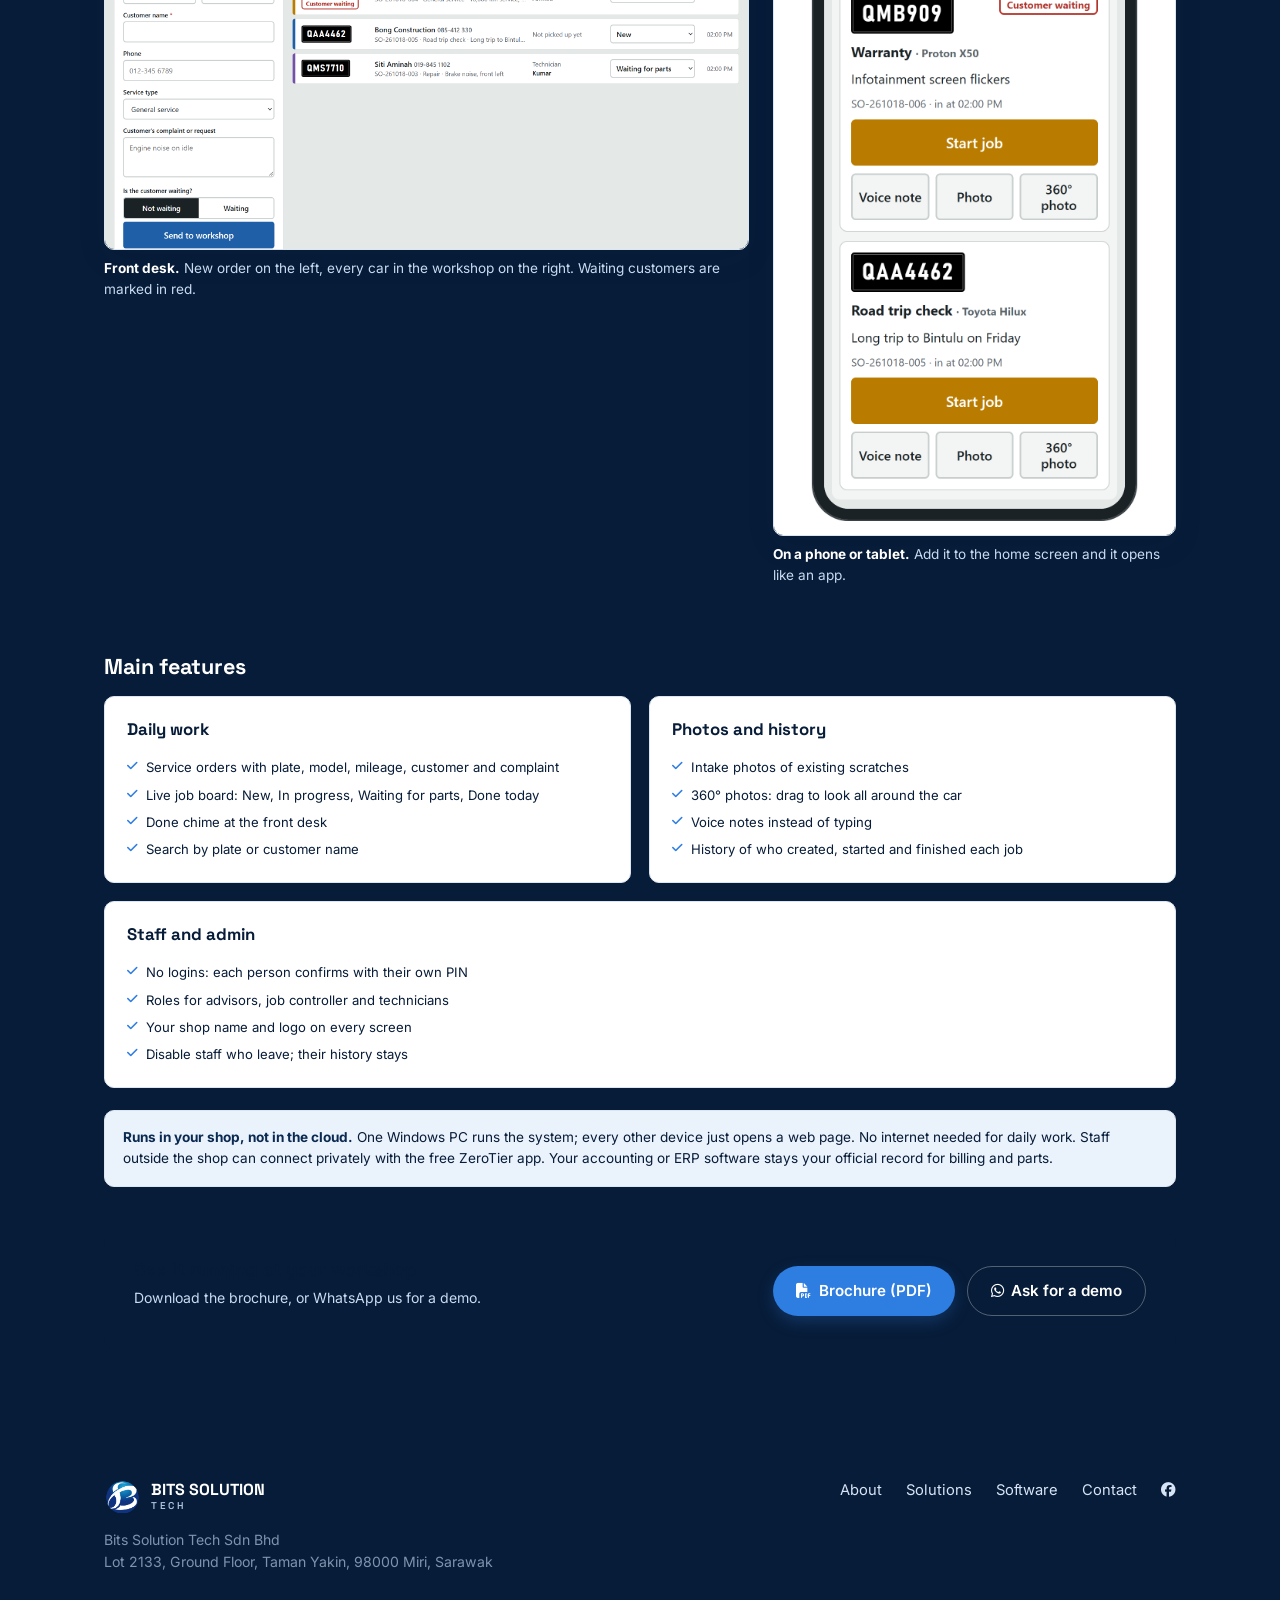
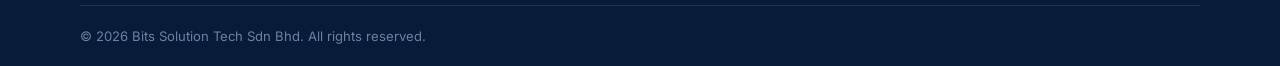
<file: software/service-ticket.html>
<!DOCTYPE html>
<html lang="en">
<head>
<meta charset="UTF-8">
<meta name="viewport" content="width=device-width, initial-scale=1.0">
<title>Service Ticket System for Car Workshops | BITS SOLUTION TECH</title>
<meta name="description" content="Service Ticket System: a live job board for car workshops. Front desk creates the order, technicians work from a tablet, the front desk hears a chime when the car is ready. Runs on your own PC. Made in Miri, Sarawak.">
<link rel="icon" type="image/png" href="../images/favicon-32.png">
<link rel="icon" type="image/png" sizes="256x256" href="../images/favicon-256.png">
<link rel="preconnect" href="https://fonts.googleapis.com">
<link href="https://fonts.googleapis.com/css2?family=Space+Grotesk:wght@500;600;700&family=Inter:wght@400;500;600;700&display=swap" rel="stylesheet">
<link rel="stylesheet" href="https://cdnjs.cloudflare.com/ajax/libs/font-awesome/6.5.1/css/all.min.css">
<link rel="stylesheet" href="../css/style.css?v=10">
</head>
<body>

<header class="site-header" id="top">
  <div class="wrap header-inner">
    <a href="../index.html" class="brand">
      <img src="../images/logo-icon.png" alt="" class="brand-icon">
      <span class="brand-text">
        <span class="brand-line1">BITS <span class="brand-accent">SOLUTION</span></span>
        <span class="brand-line2">TECH</span>
        <span class="brand-tagline">Complete Solutions. One Partner.</span>
      </span>
    </a>
    <nav class="main-nav" id="main-nav">
      <span class="nav-mobile-slogan">Complete Solutions. One Partner.</span>
      <a href="../index.html#about">About</a>
      <a href="../index.html#solutions">Solutions</a>
      <a href="../index.html#software">Software</a>
      <a href="../index.html#crewdesk" class="nav-highlight">CrewDesk <span class="nav-badge">New</span></a>
      <a href="../index.html#contact">Contact</a>
    </nav>
    <a class="btn btn-primary header-cta" href="https://wa.me/60184699700" target="_blank" rel="noopener">
      <i class="fa-brands fa-whatsapp"></i> WhatsApp Us
    </a>
    <button class="nav-toggle" id="nav-toggle" aria-label="Toggle menu" aria-expanded="false">
      <span></span><span></span><span></span>
    </button>
  </div>
</header>

<main>

  <section class="subpage-hero">
    <div class="wrap">
      <p class="breadcrumb">
        <a href="../index.html">Home</a><span class="sep">/</span>
        <a href="../index.html#software">Software</a><span class="sep">/</span>
        Service Ticket System
      </p>
      <p class="subpage-kicker">For car workshops</p>
      <h1>Service Ticket System</h1>
      <p class="subpage-lead">Your workshop's job board. The front desk types the order once, technicians see it straight away on a tablet, and the front desk hears a chime when the car is ready.</p>
    </div>
  </section>

  <section class="solutions">
    <div class="wrap">

      <figure class="product-shot">
        <img src="../images/products/st-workshop.png" alt="Workshop screen with jobs in four lanes: New, In progress, Waiting for parts, Done today" loading="lazy">
        <figcaption>The workshop screen. Every car in four lanes, with big buttons that are easy to tap with gloves on. Shown with sample jobs.</figcaption>
      </figure>

      <h2 class="product-section-title">What changes in your workshop</h2>
      <div class="product-cards">
        <article class="product-card">
          <div class="product-card-top"><h3>Today, on paper</h3><span class="product-badge">Before</span></div>
          <ul class="product-features">
            <li><i class="fa-solid fa-xmark"></i> The order is written and walked to the workshop.</li>
            <li><i class="fa-solid fa-xmark"></i> "Is the car ready?" means walking down or calling.</li>
            <li><i class="fa-solid fa-xmark"></i> Photos of damage sit on different phones.</li>
            <li><i class="fa-solid fa-xmark"></i> Hard to see later who did the job.</li>
          </ul>
        </article>
        <article class="product-card">
          <div class="product-card-top"><h3>With the system</h3><span class="product-badge">After</span></div>
          <ul class="product-features">
            <li><i class="fa-solid fa-check"></i> The order is on the workshop tablet within a second.</li>
            <li><i class="fa-solid fa-check"></i> Technicians tap Start and Done with their own PIN.</li>
            <li><i class="fa-solid fa-check"></i> The front desk hears a chime, with the customer's name and phone ready.</li>
            <li><i class="fa-solid fa-check"></i> Photos, 360° photos and voice notes stay with the job.</li>
          </ul>
        </article>
      </div>

      <h2 class="product-section-title">The screens</h2>
      <div class="shot-grid">
        <figure class="product-shot">
          <img src="../images/products/st-frontdesk.png" alt="Front desk screen: new order form and list of cars in the workshop" loading="lazy">
          <figcaption><b>Front desk.</b> New order on the left, every car in the workshop on the right. Waiting customers are marked in red.</figcaption>
        </figure>
        <figure class="product-shot">
          <img src="../images/products/st-phone.png" alt="Workshop screen on a phone" loading="lazy">
          <figcaption><b>On a phone or tablet.</b> Add it to the home screen and it opens like an app.</figcaption>
        </figure>
      </div>

      <h2 class="product-section-title">Main features</h2>
      <div class="product-cards">
        <article class="product-card">
          <div class="product-card-top"><h3>Daily work</h3></div>
          <ul class="product-features">
            <li><i class="fa-solid fa-check"></i> Service orders with plate, model, mileage, customer and complaint</li>
            <li><i class="fa-solid fa-check"></i> Live job board: New, In progress, Waiting for parts, Done today</li>
            <li><i class="fa-solid fa-check"></i> Done chime at the front desk</li>
            <li><i class="fa-solid fa-check"></i> Search by plate or customer name</li>
          </ul>
        </article>
        <article class="product-card">
          <div class="product-card-top"><h3>Photos and history</h3></div>
          <ul class="product-features">
            <li><i class="fa-solid fa-check"></i> Intake photos of existing scratches</li>
            <li><i class="fa-solid fa-check"></i> 360° photos: drag to look all around the car</li>
            <li><i class="fa-solid fa-check"></i> Voice notes instead of typing</li>
            <li><i class="fa-solid fa-check"></i> History of who created, started and finished each job</li>
          </ul>
        </article>
        <article class="product-card">
          <div class="product-card-top"><h3>Staff and admin</h3></div>
          <ul class="product-features">
            <li><i class="fa-solid fa-check"></i> No logins: each person confirms with their own PIN</li>
            <li><i class="fa-solid fa-check"></i> Roles for advisors, job controller and technicians</li>
            <li><i class="fa-solid fa-check"></i> Your shop name and logo on every screen</li>
            <li><i class="fa-solid fa-check"></i> Disable staff who leave; their history stays</li>
          </ul>
        </article>
      </div>

      <div class="deploy-note">
        <strong>Runs in your shop, not in the cloud.</strong> One Windows PC runs the system; every other device just opens a web page. No internet needed for daily work. Staff outside the shop can connect privately with the free ZeroTier app. Your accounting or ERP software stays your official record for billing and parts.
      </div>

      <div class="subpage-cta">
        <div>
          <h3>See it running at your workshop</h3>
          <p>Download the brochure, or WhatsApp us for a demo.</p>
        </div>
        <div class="cta-actions">
          <a class="btn btn-primary brochure-btn" href="../downloads/service-ticket-system-brochure.pdf" target="_blank" rel="noopener">
            <i class="fa-solid fa-file-pdf"></i> Brochure (PDF)
          </a>
          <a class="btn btn-ghost" style="color:#fff;border-color:rgba(255,255,255,.3);" href="https://wa.me/60184699700" target="_blank" rel="noopener">
            <i class="fa-brands fa-whatsapp"></i> Ask for a demo
          </a>
        </div>
      </div>

    </div>
  </section>

</main>

<footer class="site-footer">
  <div class="wrap footer-inner">
    <div class="footer-brand">
      <div class="footer-lockup">
        <img src="../images/logo-icon.png" alt="" class="footer-icon">
        <span class="footer-text">
          <span class="footer-line1">BITS SOLUTION</span>
          <span class="footer-line2">TECH</span>
        </span>
      </div>
      <p>Bits Solution Tech Sdn Bhd<br>Lot 2133, Ground Floor, Taman Yakin, 98000 Miri, Sarawak</p>
    </div>
    <div class="footer-links">
      <a href="../index.html#about">About</a>
      <a href="../index.html#solutions">Solutions</a>
      <a href="../index.html#software">Software</a>
      <a href="../index.html#contact">Contact</a>
      <a href="https://www.facebook.com/BITSSOLUTIONMYY" target="_blank" rel="noopener" aria-label="Facebook"><i class="fa-brands fa-facebook"></i></a>
    </div>
  </div>
  <div class="wrap footer-bottom">
    <p>&copy; <span id="year"></span> Bits Solution Tech Sdn Bhd. All rights reserved.</p>
  </div>
</footer>

<a href="https://wa.me/60184699700" target="_blank" rel="noopener" class="whatsapp-float" aria-label="Chat on WhatsApp">
  <i class="fa-brands fa-whatsapp"></i>
</a>

<script src="../js/script.js?v=2"></script>
</body>
</html>
</file>
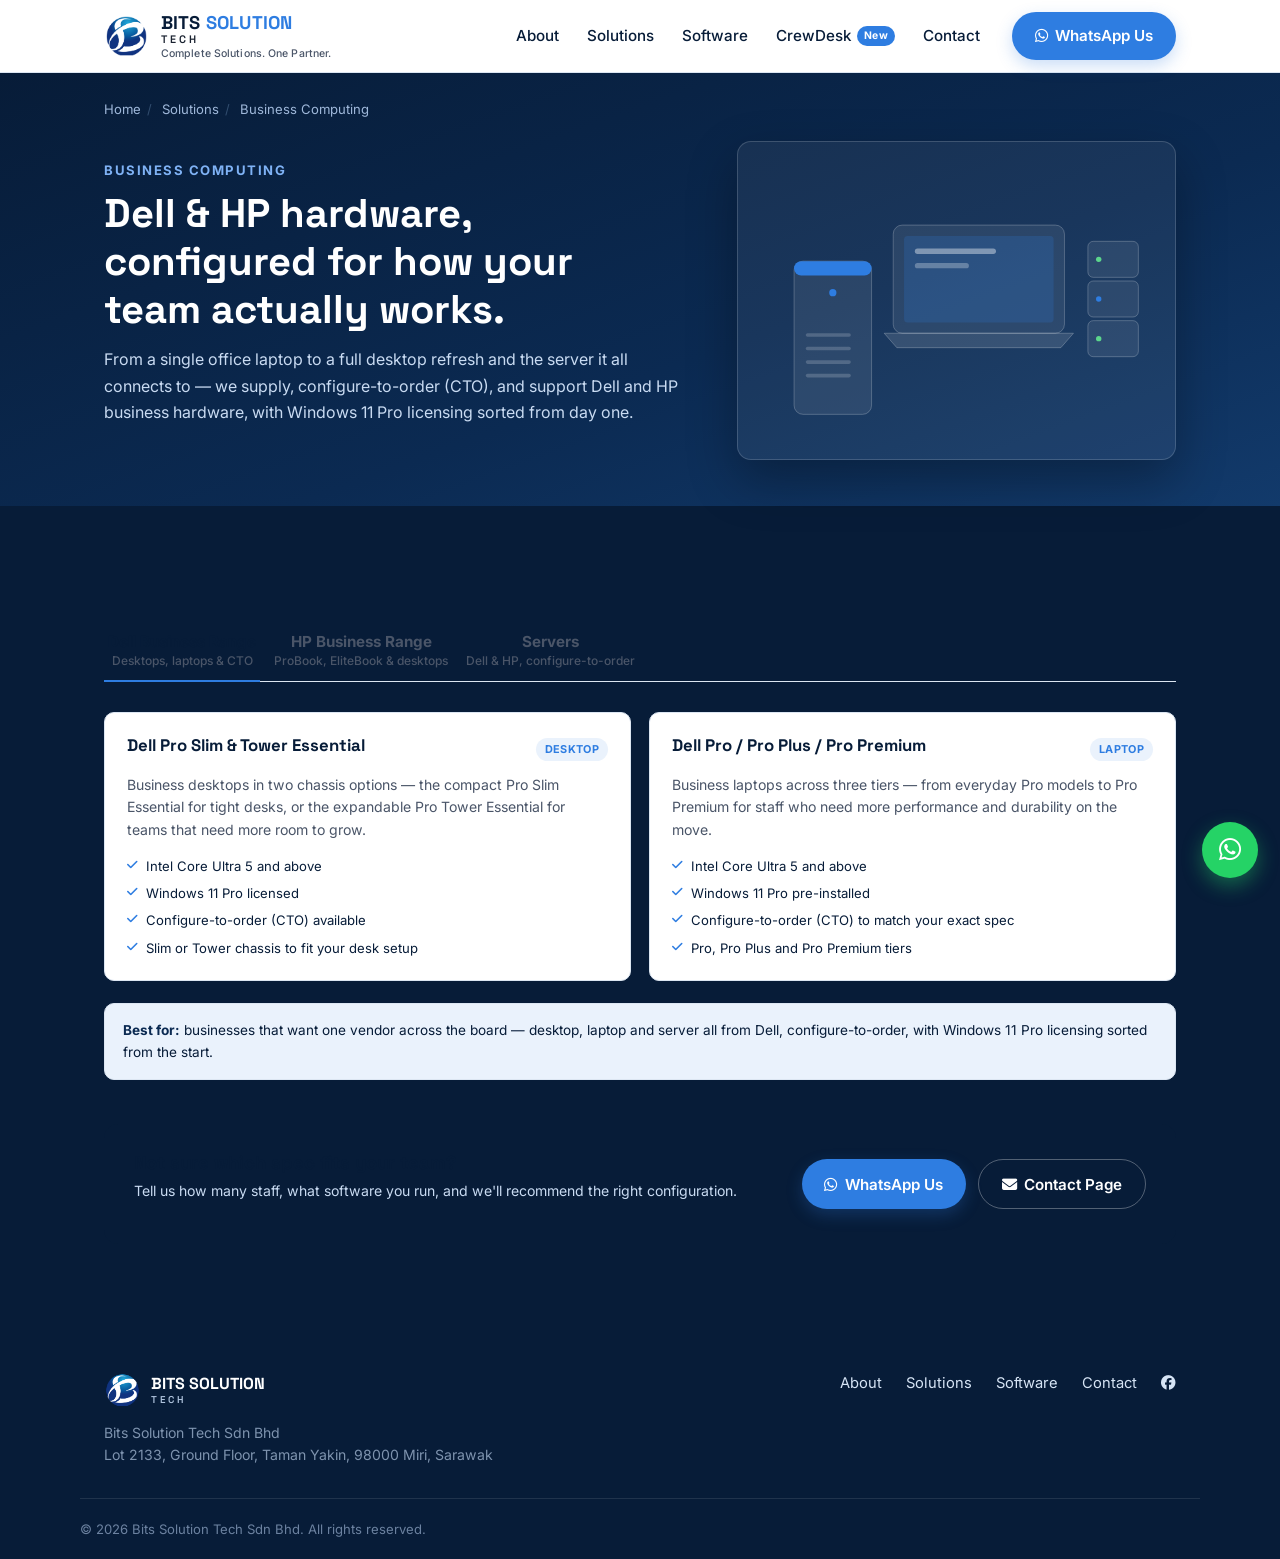
<file: solutions/business-computing.html>
<!DOCTYPE html>
<html lang="en">
<head>
<meta charset="UTF-8">
<meta name="viewport" content="width=device-width, initial-scale=1.0">
<title>Business Computing — Dell &amp; HP Desktops, Laptops &amp; Servers | BITS SOLUTION TECH</title>
<meta name="description" content="Dell and HP business desktops, laptops and servers, configure-to-order, with Windows 11 Pro licensing — supplied, installed and supported by Bits Solution Tech in Miri, Sarawak.">
<link rel="icon" type="image/png" href="../images/favicon-32.png">
<link rel="icon" type="image/png" sizes="256x256" href="../images/favicon-256.png">
<link rel="preconnect" href="https://fonts.googleapis.com">
<link href="https://fonts.googleapis.com/css2?family=Space+Grotesk:wght@500;600;700&family=Inter:wght@400;500;600;700&display=swap" rel="stylesheet">
<link rel="stylesheet" href="https://cdnjs.cloudflare.com/ajax/libs/font-awesome/6.5.1/css/all.min.css">
<link rel="stylesheet" href="../css/style.css?v=10">
</head>
<body>

<header class="site-header" id="top">
  <div class="wrap header-inner">
    <a href="../index.html" class="brand">
      <img src="../images/logo-icon.png" alt="" class="brand-icon">
      <span class="brand-text">
        <span class="brand-line1">BITS <span class="brand-accent">SOLUTION</span></span>
        <span class="brand-line2">TECH</span>
        <span class="brand-tagline">Complete Solutions. One Partner.</span>
      </span>
    </a>
    <nav class="main-nav" id="main-nav">
      <span class="nav-mobile-slogan">Complete Solutions. One Partner.</span>
      <a href="../index.html#about">About</a>
      <a href="../index.html#solutions">Solutions</a>
      <a href="../index.html#software">Software</a>
      <a href="../index.html#crewdesk" class="nav-highlight">CrewDesk <span class="nav-badge">New</span></a>
      <a href="../index.html#contact">Contact</a>
    </nav>
    <a class="btn btn-primary header-cta" href="https://wa.me/60184699700" target="_blank" rel="noopener">
      <i class="fa-brands fa-whatsapp"></i> WhatsApp Us
    </a>
    <button class="nav-toggle" id="nav-toggle" aria-label="Toggle menu" aria-expanded="false">
      <span></span><span></span><span></span>
    </button>
  </div>
</header>

<main>

  <!-- SUBPAGE HERO -->
  <section class="subpage-hero">
    <div class="wrap">
      <p class="breadcrumb">
        <a href="../index.html">Home</a><span class="sep">/</span>
        <a href="../index.html#solutions">Solutions</a><span class="sep">/</span>
        Business Computing
      </p>

      <div class="subpage-hero-split">
        <div class="subpage-hero-copy">
          <p class="subpage-kicker">Business Computing</p>
          <h1>Dell &amp; HP hardware, configured for how your team actually works.</h1>
          <p class="subpage-lead">From a single office laptop to a full desktop refresh and the server it all connects to — we supply, configure-to-order (CTO), and support Dell and HP business hardware, with Windows 11 Pro licensing sorted from day one.</p>
        </div>
        <div class="biz-visual-wrap">
          <div class="cd-card">
            <svg viewBox="0 0 440 300" width="100%" height="auto" role="img" aria-label="Illustration of a business desktop tower, laptop, and small server rack">
              <rect x="40" y="110" width="86" height="170" rx="10" fill="rgba(255,255,255,.08)" stroke="rgba(255,255,255,.25)" stroke-width="1"/>
              <rect x="40" y="110" width="86" height="16" rx="8" fill="var(--blue)"/>
              <circle cx="83" cy="145" r="4" fill="var(--blue)"/>
              <rect x="53" y="190" width="50" height="4" rx="2" fill="rgba(255,255,255,.18)"/>
              <rect x="53" y="205" width="50" height="4" rx="2" fill="rgba(255,255,255,.18)"/>
              <rect x="53" y="220" width="50" height="4" rx="2" fill="rgba(255,255,255,.18)"/>
              <rect x="53" y="235" width="50" height="4" rx="2" fill="rgba(255,255,255,.18)"/>

              <rect x="150" y="70" width="190" height="120" rx="10" fill="rgba(255,255,255,.08)" stroke="rgba(255,255,255,.25)" stroke-width="1"/>
              <rect x="162" y="82" width="166" height="96" rx="4" fill="var(--blue)" opacity=".2"/>
              <rect x="174" y="96" width="90" height="6" rx="3" fill="rgba(255,255,255,.4)"/>
              <rect x="174" y="112" width="60" height="6" rx="3" fill="rgba(255,255,255,.28)"/>
              <path d="M140 190 L350 190 L336 206 L154 206 Z" fill="rgba(255,255,255,.12)" stroke="rgba(255,255,255,.25)" stroke-width="1"/>

              <rect x="366" y="88" width="56" height="40" rx="6" fill="rgba(255,255,255,.08)" stroke="rgba(255,255,255,.25)" stroke-width="1"/>
              <circle cx="378" cy="108" r="3" fill="#5CD68C"/>
              <rect x="366" y="132" width="56" height="40" rx="6" fill="rgba(255,255,255,.08)" stroke="rgba(255,255,255,.25)" stroke-width="1"/>
              <circle cx="378" cy="152" r="3" fill="var(--blue)"/>
              <rect x="366" y="176" width="56" height="40" rx="6" fill="rgba(255,255,255,.08)" stroke="rgba(255,255,255,.25)" stroke-width="1"/>
              <circle cx="378" cy="196" r="3" fill="#5CD68C"/>
            </svg>
          </div>
        </div>
      </div>
    </div>
  </section>

  <!-- DEPLOYMENT TABS -->
  <section class="solutions">
    <div class="wrap">

      <div class="deploy-tabs" role="tablist">
        <button class="deploy-tab active" data-tab="dell" role="tab" aria-selected="true">
          Dell Business Range
          <span class="tab-note">Desktops, laptops &amp; CTO</span>
        </button>
        <button class="deploy-tab" data-tab="hp" role="tab" aria-selected="false">
          HP Business Range
          <span class="tab-note">ProBook, EliteBook &amp; desktops</span>
        </button>
        <button class="deploy-tab" data-tab="servers" role="tab" aria-selected="false">
          Servers
          <span class="tab-note">Dell &amp; HP, configure-to-order</span>
        </button>
      </div>

      <!-- DELL PANEL -->
      <div class="deploy-panel active" id="panel-dell">
        <div class="product-cards">

          <article class="product-card">
            <div class="product-card-top">
              <h3>Dell Pro Slim &amp; Tower Essential</h3>
              <span class="product-badge">Desktop</span>
            </div>
            <p>Business desktops in two chassis options — the compact Pro Slim Essential for tight desks, or the expandable Pro Tower Essential for teams that need more room to grow.</p>
            <ul class="product-features">
              <li><i class="fa-solid fa-check"></i> Intel Core Ultra 5 and above</li>
              <li><i class="fa-solid fa-check"></i> Windows 11 Pro licensed</li>
              <li><i class="fa-solid fa-check"></i> Configure-to-order (CTO) available</li>
              <li><i class="fa-solid fa-check"></i> Slim or Tower chassis to fit your desk setup</li>
            </ul>
          </article>

          <article class="product-card">
            <div class="product-card-top">
              <h3>Dell Pro / Pro Plus / Pro Premium</h3>
              <span class="product-badge">Laptop</span>
            </div>
            <p>Business laptops across three tiers — from everyday Pro models to Pro Premium for staff who need more performance and durability on the move.</p>
            <ul class="product-features">
              <li><i class="fa-solid fa-check"></i> Intel Core Ultra 5 and above</li>
              <li><i class="fa-solid fa-check"></i> Windows 11 Pro pre-installed</li>
              <li><i class="fa-solid fa-check"></i> Configure-to-order (CTO) to match your exact spec</li>
              <li><i class="fa-solid fa-check"></i> Pro, Pro Plus and Pro Premium tiers</li>
            </ul>
          </article>

        </div>

        <div class="deploy-note">
          <strong>Best for:</strong> businesses that want one vendor across the board — desktop, laptop and server all from Dell, configure-to-order, with Windows 11 Pro licensing sorted from the start.
        </div>
      </div>

      <!-- HP PANEL -->
      <div class="deploy-panel" id="panel-hp">
        <div class="product-cards">

          <article class="product-card">
            <div class="product-card-top">
              <h3>HP ProBook</h3>
              <span class="product-badge">Laptop</span>
            </div>
            <p>Reliable, everyday business laptops built for standard office workloads — a solid value pick for growing teams.</p>
            <ul class="product-features">
              <li><i class="fa-solid fa-check"></i> Business-grade build quality</li>
              <li><i class="fa-solid fa-check"></i> Windows 11 Pro</li>
              <li><i class="fa-solid fa-check"></i> Well suited to standard office use</li>
            </ul>
          </article>

          <article class="product-card">
            <div class="product-card-top">
              <h3>HP EliteBook</h3>
              <span class="product-badge">Laptop</span>
            </div>
            <p>HP's premium business laptop line — more performance and durability for staff who need a step up from ProBook.</p>
            <ul class="product-features">
              <li><i class="fa-solid fa-check"></i> Higher performance tier than ProBook</li>
              <li><i class="fa-solid fa-check"></i> Enhanced build &amp; security features</li>
              <li><i class="fa-solid fa-check"></i> Windows 11 Pro</li>
            </ul>
          </article>

          <article class="product-card">
            <div class="product-card-top">
              <h3>HP Pro Desktop</h3>
              <span class="product-badge">Desktop</span>
            </div>
            <p>HP's business desktop lineup for office workstations, with space-saving form factors where desk space is tight.</p>
            <ul class="product-features">
              <li><i class="fa-solid fa-check"></i> Reliable everyday performance</li>
              <li><i class="fa-solid fa-check"></i> Windows 11 Pro</li>
              <li><i class="fa-solid fa-check"></i> Space-saving form factors available</li>
            </ul>
          </article>

        </div>

        <div class="deploy-note">
          <strong>Best for:</strong> ProBook for cost-conscious teams, EliteBook for staff who need more performance and durability, and Pro desktops for the office — all from one HP lineup.
        </div>
      </div>

      <!-- SERVERS PANEL -->
      <div class="deploy-panel" id="panel-servers">
        <div class="product-cards">

          <article class="product-card">
            <div class="product-card-top">
              <h3>Dell Servers</h3>
              <span class="product-badge">Server</span>
            </div>
            <p>Dell servers configured to order for your business's actual workload — not a one-size-fits-all box.</p>
            <ul class="product-features">
              <li><i class="fa-solid fa-check"></i> Configure-to-order (CTO)</li>
              <li><i class="fa-solid fa-check"></i> Scales from small office to growing infrastructure</li>
              <li><i class="fa-solid fa-check"></i> Supplied, installed and supported by us</li>
            </ul>
          </article>

          <article class="product-card">
            <div class="product-card-top">
              <h3>HP Servers</h3>
              <span class="product-badge">Server</span>
            </div>
            <p>HP servers, same configure-to-order approach — spec'd around your workload, not just sold off the shelf.</p>
            <ul class="product-features">
              <li><i class="fa-solid fa-check"></i> Configure-to-order (CTO)</li>
              <li><i class="fa-solid fa-check"></i> Reliable enterprise-grade hardware</li>
              <li><i class="fa-solid fa-check"></i> Full setup and after-sales support</li>
            </ul>
          </article>

        </div>

        <div class="deploy-note">
          <strong>Best for:</strong> tell us your workload — file sharing, accounting software, backups, virtualisation — and we'll spec the right Dell or HP server for it, not just the biggest box available.
        </div>
      </div>

      <div class="subpage-cta">
        <div>
          <h3>Not sure which spec fits your team?</h3>
          <p>Tell us how many staff, what software you run, and we'll recommend the right configuration.</p>
        </div>
        <div class="cta-actions">
          <a class="btn btn-primary" href="https://wa.me/60184699700" target="_blank" rel="noopener">
            <i class="fa-brands fa-whatsapp"></i> WhatsApp Us
          </a>
          <a class="btn btn-ghost" style="color:#fff;border-color:rgba(255,255,255,.3);" href="../index.html#contact">
            <i class="fa-solid fa-envelope"></i> Contact Page
          </a>
        </div>
      </div>

    </div>
  </section>

</main>

<footer class="site-footer">
  <div class="wrap footer-inner">
    <div class="footer-brand">
      <div class="footer-lockup">
        <img src="../images/logo-icon.png" alt="" class="footer-icon">
        <span class="footer-text">
          <span class="footer-line1">BITS SOLUTION</span>
          <span class="footer-line2">TECH</span>
        </span>
      </div>
      <p>Bits Solution Tech Sdn Bhd<br>Lot 2133, Ground Floor, Taman Yakin, 98000 Miri, Sarawak</p>
    </div>
    <div class="footer-links">
      <a href="../index.html#about">About</a>
      <a href="../index.html#solutions">Solutions</a>
      <a href="../index.html#software">Software</a>
      <a href="../index.html#contact">Contact</a>
      <a href="https://www.facebook.com/BITSSOLUTIONMYY" target="_blank" rel="noopener" aria-label="Facebook"><i class="fa-brands fa-facebook"></i></a>
    </div>
  </div>
  <div class="wrap footer-bottom">
    <p>&copy; <span id="year"></span> Bits Solution Tech Sdn Bhd. All rights reserved.</p>
  </div>
</footer>

<a href="https://wa.me/60184699700" target="_blank" rel="noopener" class="whatsapp-float" aria-label="Chat on WhatsApp">
  <i class="fa-brands fa-whatsapp"></i>
</a>

<script src="../js/script.js?v=2"></script>
<script>
  const tabs = document.querySelectorAll('.deploy-tab');
  const panels = document.querySelectorAll('.deploy-panel');
  tabs.forEach(tab => {
    tab.addEventListener('click', () => {
      tabs.forEach(t => { t.classList.remove('active'); t.setAttribute('aria-selected', 'false'); });
      panels.forEach(p => p.classList.remove('active'));
      tab.classList.add('active');
      tab.setAttribute('aria-selected', 'true');
      document.getElementById('panel-' + tab.dataset.tab).classList.add('active');
    });
  });
</script>
</body>
</html>
</file>
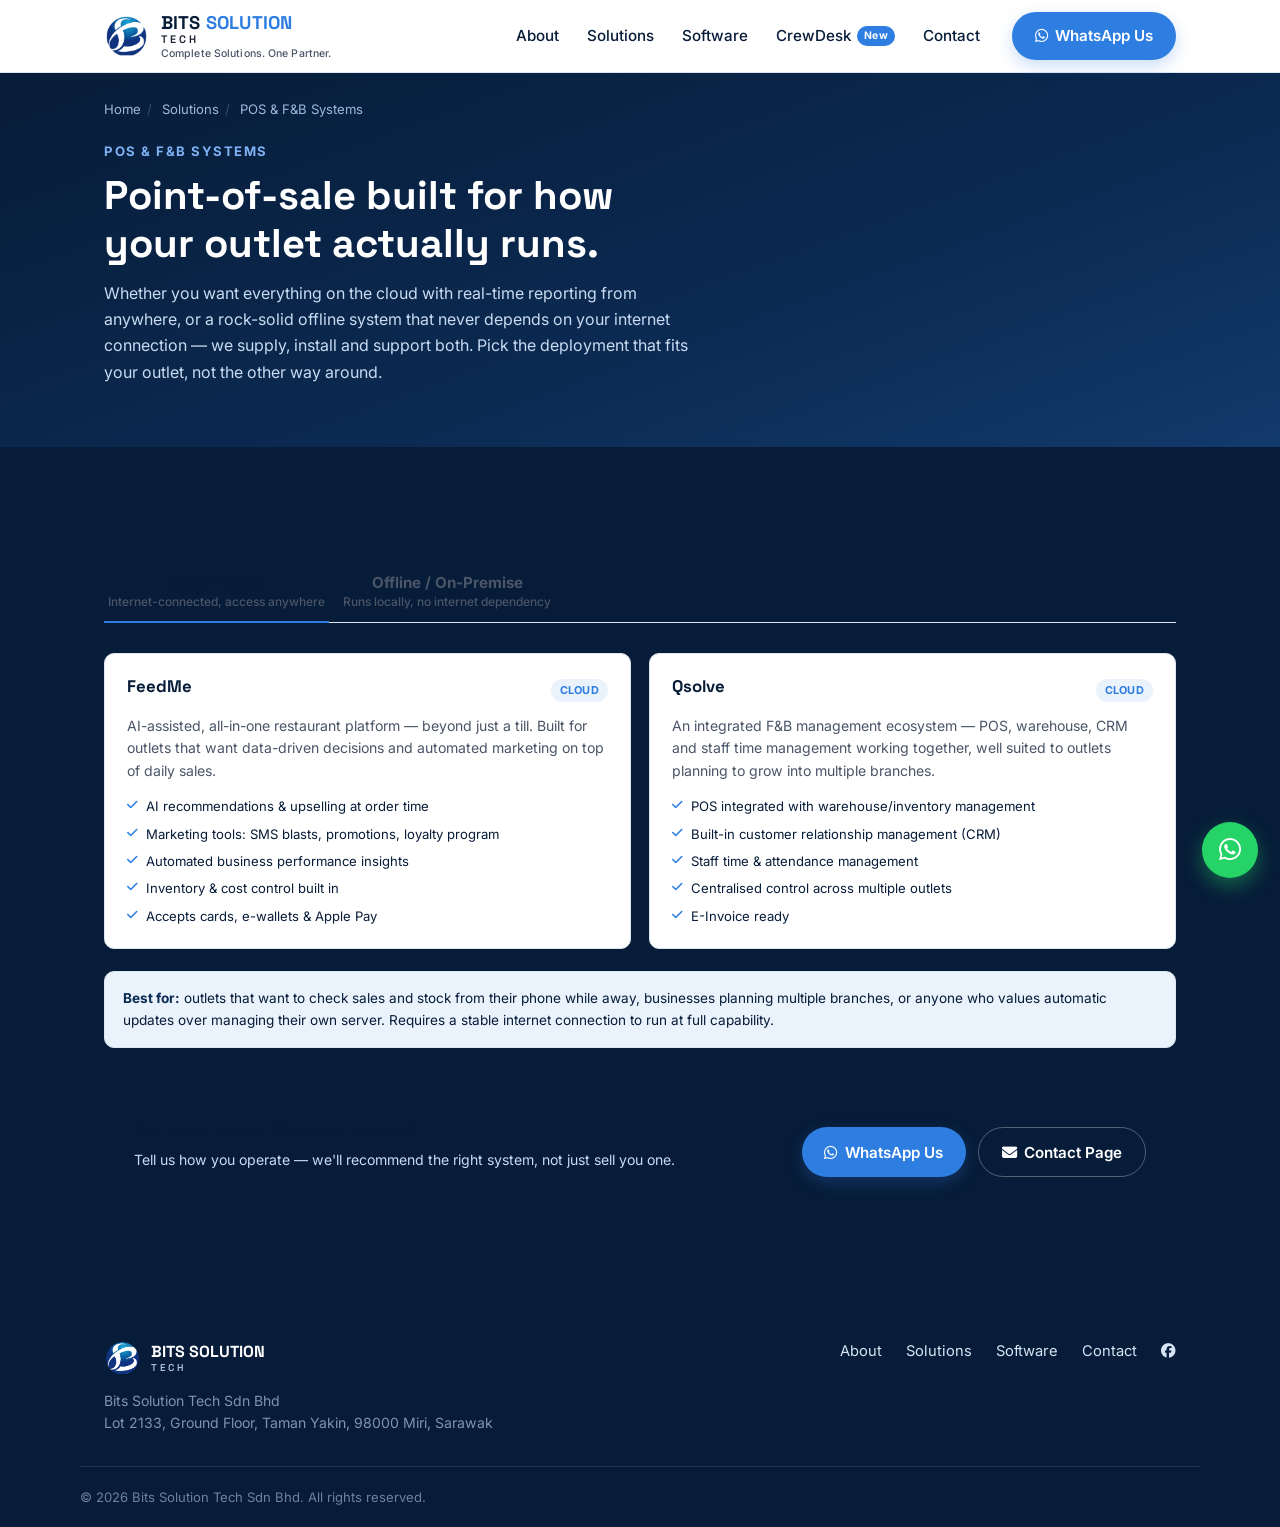
<file: solutions/pos-fnb.html>
<!DOCTYPE html>
<html lang="en">
<head>
<meta charset="UTF-8">
<meta name="viewport" content="width=device-width, initial-scale=1.0">
<title>POS & F&B Systems — Cloud & Offline Options | BITS SOLUTION TECH</title>
<meta name="description" content="POS and F&B systems for restaurants, cafés and retail in Miri, Sarawak — cloud-based and offline/on-premise options, supplied and supported by Bits Solution Tech.">
<link rel="icon" type="image/png" href="../images/favicon-32.png">
<link rel="icon" type="image/png" sizes="256x256" href="../images/favicon-256.png">
<link rel="preconnect" href="https://fonts.googleapis.com">
<link href="https://fonts.googleapis.com/css2?family=Space+Grotesk:wght@500;600;700&family=Inter:wght@400;500;600;700&display=swap" rel="stylesheet">
<link rel="stylesheet" href="https://cdnjs.cloudflare.com/ajax/libs/font-awesome/6.5.1/css/all.min.css">
<link rel="stylesheet" href="../css/style.css?v=10">
</head>
<body>

<header class="site-header" id="top">
  <div class="wrap header-inner">
    <a href="../index.html" class="brand">
      <img src="../images/logo-icon.png" alt="" class="brand-icon">
      <span class="brand-text">
        <span class="brand-line1">BITS <span class="brand-accent">SOLUTION</span></span>
        <span class="brand-line2">TECH</span>
        <span class="brand-tagline">Complete Solutions. One Partner.</span>
      </span>
    </a>
    <nav class="main-nav" id="main-nav">
      <span class="nav-mobile-slogan">Complete Solutions. One Partner.</span>
      <a href="../index.html#about">About</a>
      <a href="../index.html#solutions">Solutions</a>
      <a href="../index.html#software">Software</a>
      <a href="../index.html#crewdesk" class="nav-highlight">CrewDesk <span class="nav-badge">New</span></a>
      <a href="../index.html#contact">Contact</a>
    </nav>
    <a class="btn btn-primary header-cta" href="https://wa.me/60184699700" target="_blank" rel="noopener">
      <i class="fa-brands fa-whatsapp"></i> WhatsApp Us
    </a>
    <button class="nav-toggle" id="nav-toggle" aria-label="Toggle menu" aria-expanded="false">
      <span></span><span></span><span></span>
    </button>
  </div>
</header>

<main>

  <!-- SUBPAGE HERO -->
  <section class="subpage-hero">
    <div class="wrap">
      <p class="breadcrumb">
        <a href="../index.html">Home</a><span class="sep">/</span>
        <a href="../index.html#solutions">Solutions</a><span class="sep">/</span>
        POS &amp; F&amp;B Systems
      </p>
      <p class="subpage-kicker">POS &amp; F&amp;B Systems</p>
      <h1>Point-of-sale built for how your outlet actually runs.</h1>
      <p class="subpage-lead">Whether you want everything on the cloud with real-time reporting from anywhere, or a rock-solid offline system that never depends on your internet connection — we supply, install and support both. Pick the deployment that fits your outlet, not the other way around.</p>
    </div>
  </section>

  <!-- DEPLOYMENT TABS -->
  <section class="solutions">
    <div class="wrap">

      <div class="deploy-tabs" role="tablist">
        <button class="deploy-tab active" data-tab="cloud" role="tab" aria-selected="true">
          Cloud-Based
          <span class="tab-note">Internet-connected, access anywhere</span>
        </button>
        <button class="deploy-tab" data-tab="offline" role="tab" aria-selected="false">
          Offline / On-Premise
          <span class="tab-note">Runs locally, no internet dependency</span>
        </button>
      </div>

      <!-- CLOUD PANEL -->
      <div class="deploy-panel active" id="panel-cloud">
        <div class="product-cards">

          <article class="product-card">
            <div class="product-card-top">
              <h3>FeedMe</h3>
              <span class="product-badge">Cloud</span>
            </div>
            <p>AI-assisted, all-in-one restaurant platform — beyond just a till. Built for outlets that want data-driven decisions and automated marketing on top of daily sales.</p>
            <ul class="product-features">
              <li><i class="fa-solid fa-check"></i> AI recommendations &amp; upselling at order time</li>
              <li><i class="fa-solid fa-check"></i> Marketing tools: SMS blasts, promotions, loyalty program</li>
              <li><i class="fa-solid fa-check"></i> Automated business performance insights</li>
              <li><i class="fa-solid fa-check"></i> Inventory &amp; cost control built in</li>
              <li><i class="fa-solid fa-check"></i> Accepts cards, e-wallets &amp; Apple Pay</li>
            </ul>
          </article>

          <article class="product-card">
            <div class="product-card-top">
              <h3>Qsolve</h3>
              <span class="product-badge">Cloud</span>
            </div>
            <p>An integrated F&amp;B management ecosystem — POS, warehouse, CRM and staff time management working together, well suited to outlets planning to grow into multiple branches.</p>
            <ul class="product-features">
              <li><i class="fa-solid fa-check"></i> POS integrated with warehouse/inventory management</li>
              <li><i class="fa-solid fa-check"></i> Built-in customer relationship management (CRM)</li>
              <li><i class="fa-solid fa-check"></i> Staff time &amp; attendance management</li>
              <li><i class="fa-solid fa-check"></i> Centralised control across multiple outlets</li>
              <li><i class="fa-solid fa-check"></i> E-Invoice ready</li>
            </ul>
          </article>

        </div>

        <div class="deploy-note">
          <strong>Best for:</strong> outlets that want to check sales and stock from their phone while away, businesses planning multiple branches, or anyone who values automatic updates over managing their own server. Requires a stable internet connection to run at full capability.
        </div>
      </div>

      <!-- OFFLINE PANEL -->
      <div class="deploy-panel" id="panel-offline">
        <div class="product-cards">

          <article class="product-card">
            <div class="product-card-top">
              <h3>IRS POS</h3>
              <span class="product-badge">Offline</span>
            </div>
            <p>A long-established retail &amp; F&amp;B POS system trusted by thousands of Malaysian businesses since 2002. Runs locally on your own hardware — your counter keeps working even if the internet goes down.</p>
            <ul class="product-features">
              <li><i class="fa-solid fa-check"></i> Full sales, inventory &amp; stock control</li>
              <li><i class="fa-solid fa-check"></i> Works fully offline — no dependency on internet uptime</li>
              <li><i class="fa-solid fa-check"></i> Proven at scale across retail &amp; F&amp;B outlets nationwide</li>
              <li><i class="fa-solid fa-check"></i> Barcode, receipt printer &amp; cash drawer integration</li>
              <li><i class="fa-solid fa-check"></i> E-Invoice ready</li>
            </ul>
          </article>

          <article class="product-card">
            <div class="product-card-top">
              <h3>Pos2Go <span class="tag-new" style="margin-left:6px;">New</span></h3>
              <span class="product-badge">Offline</span>
            </div>
            <p>A lightweight, tablet/mobile-friendly POS with a local encrypted database — good fit for smaller outlets, stalls or pop-ups that want an affordable, no-fuss counter system.</p>
            <ul class="product-features">
              <li><i class="fa-solid fa-check"></i> Runs on tablet or mobile — low hardware cost to start</li>
              <li><i class="fa-solid fa-check"></i> Encrypted local database, works offline</li>
              <li><i class="fa-solid fa-check"></i> Role-based user access for staff</li>
              <li><i class="fa-solid fa-check"></i> Weigh-and-sell support for scale-based items</li>
              <li><i class="fa-solid fa-check"></i> Customer-facing secondary display support</li>
            </ul>
          </article>

        </div>

        <div class="deploy-note">
          <strong>Best for:</strong> outlets with unreliable internet, businesses that prefer their data to stay on local hardware, or single-outlet shops that don't need remote/multi-branch access. Support and updates are handled on-site by our team.
        </div>
      </div>

      <div class="subpage-cta">
        <div>
          <h3>Not sure which fits your outlet?</h3>
          <p>Tell us how you operate — we'll recommend the right system, not just sell you one.</p>
        </div>
        <div class="cta-actions">
          <a class="btn btn-primary" href="https://wa.me/60184699700" target="_blank" rel="noopener">
            <i class="fa-brands fa-whatsapp"></i> WhatsApp Us
          </a>
          <a class="btn btn-ghost" style="color:#fff;border-color:rgba(255,255,255,.3);" href="../index.html#contact">
            <i class="fa-solid fa-envelope"></i> Contact Page
          </a>
        </div>
      </div>

    </div>
  </section>

</main>

<footer class="site-footer">
  <div class="wrap footer-inner">
    <div class="footer-brand">
      <div class="footer-lockup">
        <img src="../images/logo-icon.png" alt="" class="footer-icon">
        <span class="footer-text">
          <span class="footer-line1">BITS SOLUTION</span>
          <span class="footer-line2">TECH</span>
        </span>
      </div>
      <p>Bits Solution Tech Sdn Bhd<br>Lot 2133, Ground Floor, Taman Yakin, 98000 Miri, Sarawak</p>
    </div>
    <div class="footer-links">
      <a href="../index.html#about">About</a>
      <a href="../index.html#solutions">Solutions</a>
      <a href="../index.html#software">Software</a>
      <a href="../index.html#contact">Contact</a>
      <a href="https://www.facebook.com/BITSSOLUTIONMYY" target="_blank" rel="noopener" aria-label="Facebook"><i class="fa-brands fa-facebook"></i></a>
    </div>
  </div>
  <div class="wrap footer-bottom">
    <p>&copy; <span id="year"></span> Bits Solution Tech Sdn Bhd. All rights reserved.</p>
  </div>
</footer>

<a href="https://wa.me/60184699700" target="_blank" rel="noopener" class="whatsapp-float" aria-label="Chat on WhatsApp">
  <i class="fa-brands fa-whatsapp"></i>
</a>

<script src="../js/script.js?v=2"></script>
<script>
  const tabs = document.querySelectorAll('.deploy-tab');
  const panels = document.querySelectorAll('.deploy-panel');
  tabs.forEach(tab => {
    tab.addEventListener('click', () => {
      tabs.forEach(t => { t.classList.remove('active'); t.setAttribute('aria-selected', 'false'); });
      panels.forEach(p => p.classList.remove('active'));
      tab.classList.add('active');
      tab.setAttribute('aria-selected', 'true');
      document.getElementById('panel-' + tab.dataset.tab).classList.add('active');
    });
  });
</script>
</body>
</html>
</file>
<file: css/style.css>
/* ============ Tokens ============ */
:root {
  --navy: #0B2A52;
  --navy-deep: #071C38;
  --blue: #2E7DE1;
  --blue-light: #EAF2FC;
  --white: #FFFFFF;
  --ink: #1A2230;
  --ink-soft: #4A5568;
  --border: #DCE6F2;

  --font-display: 'Space Grotesk', sans-serif;
  --font-body: 'Inter', sans-serif;

  --wrap: 1120px;
  --radius: 10px;
}

* { box-sizing: border-box; }
html { scroll-behavior: smooth; }
body {
  margin: 0;
  font-family: var(--font-body);
  color: var(--ink);
  background: var(--white);
  line-height: 1.55;
}
h1, h2, h3 {
  font-family: var(--font-display);
  color: var(--navy-deep);
  line-height: 1.2;
  margin: 0 0 .5em;
}
p { margin: 0 0 1em; color: var(--ink-soft); }
a { color: var(--blue); text-decoration: none; }
ul { list-style: none; margin: 0; padding: 0; }
img { max-width: 100%; display: block; }

.wrap {
  max-width: var(--wrap);
  margin: 0 auto;
  padding: 0 24px;
}

.section-kicker {
  font-family: var(--font-display);
  font-size: .85rem;
  font-weight: 600;
  color: var(--blue);
  margin-bottom: .5em;
  letter-spacing: .02em;
}
.section-title { font-size: clamp(1.6rem, 3vw, 2.1rem); max-width: 640px; }

.nav-highlight { display: inline-flex; align-items: center; gap: 6px; }
.nav-badge {
  background: var(--blue);
  color: #fff;
  font-size: .65rem;
  font-weight: 700;
  padding: 2px 7px;
  border-radius: 999px;
  letter-spacing: .3px;
}

/* ============ CrewDesk Promo ============ */
.crewdesk-promo {
  background: linear-gradient(135deg, var(--navy-deep) 0%, var(--navy) 55%, #123a6b 100%);
  padding: 72px 0;
  color: #fff;
}
.crewdesk-inner {
  display: flex;
  align-items: center;
  gap: 48px;
}
.crewdesk-copy { flex: 1.15; }
.crewdesk-visual { flex: .85; }
.cd-kicker {
  color: #7FB2F5;
  font-weight: 700;
  font-size: .85rem;
  letter-spacing: 1.5px;
  text-transform: uppercase;
  margin-bottom: 10px;
}
.crewdesk-copy h2 {
  font-size: clamp(1.6rem, 3vw, 2.1rem);
  line-height: 1.25;
  max-width: 18ch;
  margin-bottom: 14px;
  color: #fff;
}
.cd-lead {
  color: #C9DBF2;
  font-size: 1rem;
  line-height: 1.65;
  max-width: 52ch;
  margin-bottom: 20px;
}
.cd-features {
  list-style: none;
  padding: 0;
  margin: 0 0 28px;
  display: grid;
  gap: 10px;
}
.cd-features li {
  color: #E4EEFB;
  font-size: .92rem;
  display: flex;
  align-items: center;
  gap: 10px;
}
.cd-features li i {
  color: #5CD68C;
  font-size: .85rem;
}
.cd-actions { display: flex; gap: 14px; flex-wrap: wrap; }
.crewdesk-promo .btn-ghost {
  color: #fff;
  border-color: rgba(255,255,255,.3);
}
.crewdesk-promo .btn-ghost:hover { border-color: #fff; color: #fff; }

.cd-card {
  background: rgba(255,255,255,.06);
  border: 1px solid rgba(255,255,255,.16);
  border-radius: 14px;
  padding: 22px 20px;
  box-shadow: 0 20px 50px rgba(0,0,0,.3);
  transition: transform .3s ease;
}
.crewdesk-visual:hover .cd-card { transform: translateY(-4px); }
.cd-card-dot {
  width: 10px; height: 10px; border-radius: 50%;
  background: #5CD68C;
  margin-bottom: 16px;
  box-shadow: 0 0 0 4px rgba(92, 214, 140, .18);
}
.cd-card-row {
  display: flex;
  align-items: center;
  gap: 10px;
  padding: 10px 0;
  border-bottom: 1px solid rgba(255,255,255,.08);
  font-size: .82rem;
  color: #E4EEFB;
}
.cd-card-row:last-child { border-bottom: none; }
.cd-tag {
  font-size: .68rem;
  font-weight: 700;
  padding: 3px 9px;
  border-radius: 999px;
  white-space: nowrap;
}
.cd-tag-open { background: rgba(255, 183, 77, .18); color: #FFB74D; }
.cd-tag-progress { background: rgba(46, 125, 225, .2); color: #7FB2F5; }
.cd-tag-done { background: rgba(92, 214, 140, .18); color: #5CD68C; }

@media (max-width: 860px) {
  .crewdesk-inner { flex-direction: column; }
  .crewdesk-copy h2 { max-width: none; }
}

/* ============ Sub-page: breadcrumb + page hero ============ */
.subpage-hero {
  background: linear-gradient(160deg, var(--navy-deep) 0%, var(--navy) 60%, #123a6b 100%);
  color: #fff;
  padding: 26px 0 46px;
}
.breadcrumb {
  font-size: .82rem;
  color: #9FB8DA;
  margin-bottom: 22px;
}
.breadcrumb a { color: #9FB8DA; transition: color .2s ease; }
.breadcrumb a:hover { color: #fff; }
.breadcrumb .sep { margin: 0 6px; color: #5A7A9E; opacity: .5; }
.subpage-kicker {
  color: #7FB2F5; font-weight: 700; font-size: .82rem;
  letter-spacing: 1.5px; text-transform: uppercase; margin-bottom: 10px;
}
.subpage-hero h1 { font-size: clamp(1.8rem, 3.4vw, 2.5rem); max-width: 20ch; color: #fff; margin-bottom: 12px; }
.subpage-lead { color: #C9DBF2; font-size: 1rem; max-width: 60ch; line-height: 1.65; }

.subpage-hero-split {
  display: flex; gap: 40px; align-items: center; flex-wrap: wrap; margin-top: 6px;
}
.subpage-hero-copy { flex: 1.15; min-width: 280px; }
.subpage-hero-copy .subpage-lead { margin-top: 0; }
.biz-visual-wrap { flex: .85; min-width: 260px; }
.biz-visual-wrap .cd-card { padding: 20px; }
@media (max-width: 860px) {
  .subpage-hero-split { flex-direction: column; align-items: stretch; }
  .biz-visual-wrap { max-width: 420px; }
}

/* ============ Deployment tabs ============ */
.deploy-tabs {
  display: flex; gap: 10px; margin: 34px 0 0;
  border-bottom: 1px solid var(--border);
}
.deploy-tab {
  background: none; border: none; cursor: pointer;
  font-family: inherit; font-weight: 700; font-size: .95rem;
  color: var(--ink-soft); padding: 12px 4px; margin-bottom: -1px;
  border-bottom: 2.5px solid transparent;
  transition: color .2s ease, border-color .2s ease;
}
.deploy-tab.active { color: var(--navy-deep); border-color: var(--blue); }
.deploy-tab .tab-note { display: block; font-weight: 500; font-size: .75rem; color: var(--ink-soft); margin-top: 2px; }

.deploy-panel { display: none; padding-top: 30px; }
.deploy-panel.active { display: block; }

.product-cards { display: flex; flex-wrap: wrap; gap: 18px; margin-bottom: 8px; }
.product-card {
  flex: 1 1 calc(50% - 9px); min-width: 280px;
  border: 1px solid var(--border); border-radius: var(--radius);
  padding: 22px; background: #fff;
  transition: transform .25s ease, box-shadow .25s ease, border-color .25s ease;
}
.product-card:hover { transform: translateY(-4px); box-shadow: 0 14px 28px rgba(11,42,82,.1); border-color: var(--blue); }
.product-card-top { display: flex; align-items: center; justify-content: space-between; margin-bottom: 10px; }
.product-card h3 { font-size: 1.05rem; color: var(--navy-deep); }
.product-badge {
  font-size: .68rem; font-weight: 700; padding: 3px 9px; border-radius: 999px;
  background: var(--blue-light, #EAF2FC); color: var(--blue);
  text-transform: uppercase; letter-spacing: .3px;
}
.product-card p { font-size: .88rem; color: var(--ink-soft); line-height: 1.6; margin-bottom: 14px; }
.product-features { list-style: none; padding: 0; margin: 0; display: grid; gap: 7px; }
.product-features li { font-size: .82rem; color: var(--navy-deep); display: flex; align-items: flex-start; gap: 8px; }
.product-features li i { color: var(--blue); font-size: .75rem; margin-top: 3px; flex-shrink: 0; }

.deploy-note {
  margin-top: 22px; padding: 16px 18px; border-radius: 10px;
  background: var(--blue-light, #EAF2FC); border: 1px solid var(--border);
  font-size: .85rem; color: var(--navy-deep); line-height: 1.6;
}
.deploy-note strong { color: var(--navy); }

.subpage-cta {
  margin-top: 44px; padding: 28px 30px; border-radius: 14px;
  background: var(--navy-deep); color: #fff;
  display: flex; align-items: center; justify-content: space-between; gap: 20px; flex-wrap: wrap;
}
.subpage-cta h3 { font-size: 1.15rem; margin-bottom: 6px; }
.subpage-cta p { font-size: .88rem; color: #C9DBF2; }
.subpage-cta .cta-actions { display: flex; gap: 12px; flex-wrap: wrap; }

@media (max-width: 720px) {
  .product-card { flex: 1 1 100%; }
  .deploy-tabs { overflow-x: auto; }
}

/* ============ Motion ============ */
@media (prefers-reduced-motion: no-preference) {
  .reveal {
    opacity: 0;
    transform: translateY(28px);
    transition: opacity .7s cubic-bezier(.16,.8,.24,1), transform .7s cubic-bezier(.16,.8,.24,1);
  }
  .reveal.is-visible { opacity: 1; transform: translateY(0); }

  .reveal-stagger > * {
    opacity: 0;
    transform: translateY(22px);
    transition: opacity .6s cubic-bezier(.16,.8,.24,1), transform .6s cubic-bezier(.16,.8,.24,1);
  }
  .reveal-stagger.is-visible > * { opacity: 1; transform: translateY(0); }
  .reveal-stagger.is-visible > *:nth-child(1)  { transition-delay: .03s; }
  .reveal-stagger.is-visible > *:nth-child(2)  { transition-delay: .08s; }
  .reveal-stagger.is-visible > *:nth-child(3)  { transition-delay: .13s; }
  .reveal-stagger.is-visible > *:nth-child(4)  { transition-delay: .18s; }
  .reveal-stagger.is-visible > *:nth-child(5)  { transition-delay: .23s; }
  .reveal-stagger.is-visible > *:nth-child(6)  { transition-delay: .28s; }
  .reveal-stagger.is-visible > *:nth-child(7)  { transition-delay: .33s; }
  .reveal-stagger.is-visible > *:nth-child(8)  { transition-delay: .38s; }
  .reveal-stagger.is-visible > *:nth-child(9)  { transition-delay: .43s; }
  .reveal-stagger.is-visible > *:nth-child(10) { transition-delay: .48s; }
  .reveal-stagger.is-visible > *:nth-child(11) { transition-delay: .53s; }
}

@keyframes floatY {
  0%, 100% { transform: translateY(0); }
  50% { transform: translateY(-6px); }
}
@keyframes fadeInDown {
  from { opacity: 0; transform: translateY(-14px); }
  to { opacity: 1; transform: translateY(0); }
}
@keyframes fadeInUp {
  from { opacity: 0; transform: translateY(18px); }
  to { opacity: 1; transform: translateY(0); }
}
@keyframes pulseRing {
  0% { box-shadow: 0 0 0 0 rgba(37, 211, 102, .45); }
  70% { box-shadow: 0 0 0 14px rgba(37, 211, 102, 0); }
  100% { box-shadow: 0 0 0 0 rgba(37, 211, 102, 0); }
}

/* ============ Buttons ============ */
.btn {
  display: inline-flex;
  align-items: center;
  gap: .5em;
  padding: .8em 1.5em;
  border-radius: 999px;
  font-weight: 600;
  font-size: .95rem;
  transition: transform .15s ease, box-shadow .15s ease;
  white-space: nowrap;
}
.btn-primary {
  background: var(--blue);
  color: var(--white);
  box-shadow: 0 6px 16px rgba(46, 125, 225, .25);
}
.btn-primary:hover { transform: translateY(-2px); box-shadow: 0 10px 22px rgba(46, 125, 225, .32); }
.btn-primary:active { transform: translateY(0); }
.btn-ghost {
  background: transparent;
  color: var(--navy-deep);
  border: 1.5px solid var(--border);
  transition: transform .15s ease, border-color .2s ease, color .2s ease;
}
.btn-ghost:hover { border-color: var(--blue); color: var(--blue); transform: translateY(-2px); }
.btn-ghost:active { transform: translateY(0); }

/* ============ Header ============ */
.site-header {
  position: sticky;
  top: 0;
  z-index: 100;
  background: rgba(255,255,255,.92);
  backdrop-filter: blur(8px);
  border-bottom: 1px solid var(--border);
  transition: box-shadow .3s ease, border-color .3s ease;
}
.site-header.scrolled {
  box-shadow: 0 6px 20px rgba(11, 42, 82, .08);
  border-bottom-color: transparent;
}
.header-inner {
  display: flex;
  align-items: center;
  gap: 24px;
  padding-top: 12px;
  padding-bottom: 12px;
  transition: padding .3s ease;
}
.site-header.scrolled .header-inner { padding-top: 8px; padding-bottom: 8px; }
.brand {
  display: flex;
  align-items: center;
  gap: 12px;
}
.brand-icon { height: 44px; width: auto; }
.brand-text {
  display: flex;
  flex-direction: column;
  line-height: 1.05;
  font-family: var(--font-display);
}
.brand-line1 {
  font-size: 1.15rem;
  font-weight: 700;
  color: var(--navy-deep);
  letter-spacing: .01em;
}
.brand-accent { color: var(--blue); }
.brand-line2 {
  font-size: .68rem;
  font-weight: 600;
  color: var(--ink);
  letter-spacing: .28em;
  margin-top: 2px;
}
.brand-tagline {
  font-family: var(--font-body, inherit);
  font-size: .66rem;
  font-weight: 500;
  color: var(--ink-soft);
  letter-spacing: .01em;
  margin-top: 3px;
  white-space: nowrap;
}
.nav-mobile-slogan { display: none; }
.main-nav {
  display: flex;
  gap: 28px;
  margin-left: auto;
}
.main-nav a {
  position: relative;
  color: var(--navy-deep);
  font-weight: 500;
  font-size: .95rem;
  transition: color .2s ease;
}
.main-nav a::after {
  content: '';
  position: absolute;
  left: 0;
  bottom: -4px;
  width: 100%;
  height: 2px;
  background: var(--blue);
  transform: scaleX(0);
  transform-origin: right;
  transition: transform .25s ease;
}
.main-nav a:hover { color: var(--blue); }
.main-nav a:hover::after { transform: scaleX(1); transform-origin: left; }
.header-cta { margin-left: 8px; }
.nav-toggle {
  display: none;
  flex-direction: column;
  gap: 5px;
  background: none;
  border: none;
  cursor: pointer;
  padding: 6px;
}
.nav-toggle span { width: 22px; height: 2px; background: var(--navy-deep); }

/* ============ Hero ============ */
.hero {
  background: linear-gradient(180deg, var(--blue-light) 0%, var(--white) 100%);
  padding: 72px 0 64px;
  position: relative;
  overflow: hidden;
}
.hero-net { position: absolute; inset: 0; width: 100%; height: 100%; display: block; }
.hero-inner { position: relative; z-index: 1; }

/* Headline word that flips: all words share one grid cell, so the line never jumps */
.hero-rot { display: inline-grid; vertical-align: bottom; overflow: hidden; color: var(--blue); }
.hero-rot > span { grid-area: 1 / 1; white-space: nowrap; transform: translateY(110%); transition: transform .6s cubic-bezier(.7,0,.2,1); }
.hero-rot > span.in { transform: translateY(0); }
.hero-rot > span.out { transform: translateY(-110%); }
@media (prefers-reduced-motion: reduce) {
  .hero-rot > span { transition: none; }
}
.hero-inner {
  display: grid;
  grid-template-columns: 1.1fr .9fr;
  gap: 56px;
  align-items: center;
}
.hero-kicker {
  color: var(--blue);
  font-weight: 600;
  font-size: .9rem;
  margin-bottom: .75em;
}
.hero-text h1 {
  font-size: clamp(2rem, 4vw, 2.9rem);
  max-width: 20ch;
}
.hero-sub { max-width: 46ch; font-size: 1.05rem; }
.hero-actions { display: flex; gap: 14px; margin-top: 8px; flex-wrap: wrap; }

@media (prefers-reduced-motion: no-preference) {
  .hero-kicker { animation: fadeInDown .6s ease both; }
  .hero-text h1 { animation: fadeInUp .7s ease .08s both; }
  .hero-sub { animation: fadeInUp .7s ease .16s both; }
  .hero-actions { animation: fadeInUp .7s ease .24s both; }
}

.hero-grid {
  display: grid;
  grid-template-columns: repeat(4, 1fr);
  gap: 12px;
}
.hg-item {
  background: var(--white);
  border: 1px solid var(--border);
  border-radius: var(--radius);
  padding: 18px 10px;
  text-align: center;
  font-size: .78rem;
  font-weight: 600;
  color: var(--navy-deep);
  box-shadow: 0 4px 14px rgba(11, 42, 82, .05);
  transition: transform .25s ease, box-shadow .25s ease, border-color .25s ease;
}
.hg-item:hover {
  transform: translateY(-4px);
  box-shadow: 0 10px 22px rgba(11, 42, 82, .12);
  border-color: var(--blue);
}
.hg-item i { display: block; font-size: 1.4rem; color: var(--blue); margin-bottom: 8px; transition: transform .25s ease; }
.hg-item:hover i { transform: scale(1.15); }

@media (prefers-reduced-motion: no-preference) {
  .hero-grid .hg-item {
    opacity: 0;
    animation: fadeInUp .6s ease both;
  }
  .hero-grid .hg-item:nth-child(1) { animation-delay: .32s; }
  .hero-grid .hg-item:nth-child(2) { animation-delay: .37s; }
  .hero-grid .hg-item:nth-child(3) { animation-delay: .42s; }
  .hero-grid .hg-item:nth-child(4) { animation-delay: .47s; }
  .hero-grid .hg-item:nth-child(5) { animation-delay: .52s; }
  .hero-grid .hg-item:nth-child(6) { animation-delay: .57s; }
  .hero-grid .hg-item:nth-child(7) { animation-delay: .62s; }
  .hero-grid .hg-item:nth-child(8) { animation-delay: .67s; }
  .hero-grid .hg-item:nth-child(9) { animation-delay: .72s; }
  .hero-grid .hg-item:nth-child(10) { animation-delay: .77s; }
  .hero-grid .hg-item:nth-child(11) { animation-delay: .82s; }
}

/* ============ About ============ */
.about { padding: 72px 0; }
.about-inner {
  display: grid;
  grid-template-columns: .8fr 1.2fr;
  gap: 48px;
}
.about-label h2 { font-size: clamp(1.5rem, 3vw, 2rem); }
.about-body p { font-size: 1.02rem; }

/* ============ Why Us ============ */
.why-us {
  background: var(--blue-light);
  padding: 56px 0;
  border-top: 1px solid var(--border);
  border-bottom: 1px solid var(--border);
}
.why-us-grid {
  display: grid;
  grid-template-columns: repeat(4, 1fr);
  gap: 32px;
}
.why-item { text-align: left; transition: transform .25s ease; }
.why-item:hover { transform: translateY(-4px); }
.why-icon {
  width: 44px; height: 44px;
  border-radius: 10px;
  background: var(--navy-deep);
  color: var(--white);
  display: flex; align-items: center; justify-content: center;
  font-size: 1.05rem;
  margin-bottom: 14px;
  transition: transform .3s ease, background .3s ease;
}
.why-item:hover .why-icon { transform: rotate(-6deg) scale(1.08); background: var(--blue); }
.why-item h3 { font-size: 1.05rem; margin-bottom: .35em; }
.why-item p { font-size: .9rem; margin-bottom: 0; }

/* ============ Solutions ============ */
.solutions {
  background: var(--navy-deep);
  padding: 80px 0;
}
.solutions .section-kicker { color: #7FB2F5; }
.solutions .section-title { color: var(--white); }

.solutions-grid {
  display: grid;
  grid-template-columns: repeat(4, 1fr);
  gap: 20px;
  margin-top: 40px;
}
.sol-card {
  background: rgba(255,255,255,.04);
  border: 1px solid rgba(255,255,255,.1);
  border-radius: var(--radius);
  padding: 26px 22px;
  transition: transform .3s ease, background .3s ease, border-color .3s ease, box-shadow .3s ease;
}
.sol-card:hover {
  transform: translateY(-6px);
  background: rgba(255,255,255,.07);
  border-color: rgba(46, 125, 225, .45);
  box-shadow: 0 16px 30px rgba(0,0,0,.25);
}
.sol-icon {
  width: 44px; height: 44px;
  border-radius: 10px;
  background: var(--blue);
  display: flex; align-items: center; justify-content: center;
  margin-bottom: 16px;
  color: var(--white);
  font-size: 1.1rem;
  transition: transform .3s ease;
}
.sol-card:hover .sol-icon { transform: scale(1.1) rotate(-4deg); }
.sol-card h3 { color: var(--white); font-size: 1.08rem; margin-bottom: .4em; }
.sol-card p { color: #AEC2DC; font-size: .92rem; margin-bottom: 1em; }
.sol-tags { display: flex; flex-wrap: wrap; gap: 6px; }
.sol-tags li {
  font-size: .74rem;
  color: #D6E4F5;
  background: rgba(255,255,255,.07);
  border: 1px solid rgba(255,255,255,.12);
  padding: 4px 10px;
  border-radius: 999px;
}
.tag-new { background: var(--blue) !important; color: var(--white) !important; border-color: var(--blue) !important; font-weight: 600; }
.sol-more {
  display: inline-flex; align-items: center; gap: 6px;
  margin-top: 16px; font-size: .82rem; font-weight: 600;
  color: #7FB2F5; transition: gap .2s ease, color .2s ease;
}
.sol-more i { font-size: .72rem; transition: transform .2s ease; }
.sol-more:hover { color: #fff; gap: 9px; }
.sol-more:hover i { transform: translateX(2px); }

/* ============ Contact ============ */
.contact { padding: 80px 0; }
.contact-inner {
  display: grid;
  grid-template-columns: 1fr 1fr;
  gap: 48px;
  align-items: start;
}
.contact-lead { font-size: 1.02rem; }
.contact-list { display: flex; flex-direction: column; gap: 22px; margin-top: 28px; }
.contact-list li { display: flex; gap: 16px; align-items: flex-start; }
.contact-list i {
  width: 40px; height: 40px;
  border-radius: 10px;
  background: var(--blue-light);
  color: var(--blue);
  display: flex; align-items: center; justify-content: center;
  flex-shrink: 0;
  font-size: 1rem;
}
.contact-list a { color: var(--navy-deep); font-weight: 600; }
.contact-list a:hover { color: var(--blue); }
.contact-note { color: var(--ink-soft); font-size: .85rem; font-weight: 400; }

.contact-map {
  border-radius: var(--radius);
  overflow: hidden;
  border: 1px solid var(--border);
  min-height: 380px;
}
.contact-map iframe { width: 100%; height: 100%; min-height: 380px; border: 0; }

/* ============ Footer ============ */
.site-footer { background: var(--navy-deep); color: #AEC2DC; padding: 48px 0 0; }
.footer-inner {
  display: flex;
  justify-content: space-between;
  align-items: flex-start;
  gap: 24px;
  padding-bottom: 32px;
  border-bottom: 1px solid rgba(255,255,255,.1);
  flex-wrap: wrap;
}
.footer-lockup {
  display: flex;
  align-items: center;
  gap: 10px;
  margin-bottom: 14px;
}
.footer-icon { height: 36px; width: auto; }
.footer-text {
  display: flex;
  flex-direction: column;
  line-height: 1.05;
  font-family: var(--font-display);
}
.footer-line1 { font-size: 1rem; font-weight: 700; color: var(--white); }
.footer-line2 { font-size: .62rem; font-weight: 600; color: #AEC2DC; letter-spacing: .28em; margin-top: 2px; }
.footer-brand p { color: #7E93AE; font-size: .88rem; margin: 0; }
.footer-links { display: flex; gap: 24px; }
.footer-links a { color: #D6E4F5; font-size: .92rem; }
.footer-links a:hover { color: var(--white); }
.footer-bottom { padding: 20px 0; }
.footer-bottom p { color: #6C82A0; font-size: .82rem; margin: 0; }

/* ============ WhatsApp float ============ */
.whatsapp-float {
  position: fixed;
  bottom: 22px;
  right: 22px;
  width: 56px;
  height: 56px;
  background: #25D366;
  color: var(--white);
  border-radius: 50%;
  display: flex;
  align-items: center;
  justify-content: center;
  font-size: 1.6rem;
  box-shadow: 0 8px 20px rgba(37, 211, 102, .4);
  z-index: 90;
  transition: transform .15s ease;
}
.whatsapp-float:hover { transform: scale(1.08); }
@media (prefers-reduced-motion: no-preference) {
  .whatsapp-float { animation: pulseRing 2.4s ease-out infinite; }
}
.contact-list li i { transition: transform .25s ease, background .25s ease; }
.contact-list li:hover i { transform: scale(1.1); background: var(--blue); color: var(--white); }
.footer-icon, .brand-icon { transition: transform .3s ease; }
.brand:hover .brand-icon { transform: rotate(-6deg) scale(1.05); }

/* ============ Responsive ============ */
@media (max-width: 900px) {
  .hero-inner { grid-template-columns: 1fr; }
  .hero-grid { grid-template-columns: repeat(4, 1fr); }
  .about-inner { grid-template-columns: 1fr; }
  .why-us-grid { grid-template-columns: repeat(2, 1fr); }
  .solutions-grid { grid-template-columns: repeat(2, 1fr); }
  .contact-inner { grid-template-columns: 1fr; }
}

@media (max-width: 640px) {
  .main-nav {
    display: none;
    position: absolute;
    top: 100%;
    left: 0;
    right: 0;
    background: var(--white);
    border-bottom: 1px solid var(--border);
    flex-direction: column;
    gap: 0;
    padding: 8px 24px 16px;
  }
  .main-nav.open { display: flex; }
  .nav-mobile-slogan {
    display: block; font-size: .78rem; color: var(--ink-soft);
    padding: 4px 0 12px; border-bottom: 1px solid var(--border); margin-bottom: 4px;
  }
  .main-nav a { padding: 10px 0; border-bottom: 1px solid var(--border); }
  .main-nav a:last-child { border-bottom: none; }
  .header-cta { display: none; }
  .nav-toggle { display: flex; margin-left: auto; }
  .hero-grid { grid-template-columns: repeat(2, 1fr); }
  .why-us-grid { grid-template-columns: 1fr; gap: 24px; }
  .solutions-grid { grid-template-columns: 1fr; }
  .footer-inner { flex-direction: column; }
}

/* ============ Software product pages ============ */
.shot-grid { display: grid; grid-template-columns: 1.6fr 1fr; gap: 24px; align-items: start; margin-bottom: 32px; }
.product-shot { margin: 0 0 28px; }
.product-shot img { width: 100%; border-radius: var(--radius); border: 1px solid var(--border); box-shadow: 0 10px 30px rgba(11,42,82,.08); }
.product-shot figcaption { font-size: .85rem; color: #C9DBF2; margin-top: 8px; }
.product-shot figcaption b { color: #fff; }
.product-section-title { margin: 40px 0 16px; font-size: 1.35rem; color: #fff; }
.brochure-btn { display: inline-flex; align-items: center; gap: 8px; }
@media (max-width: 760px) { .shot-grid { grid-template-columns: 1fr; } }
</file>
